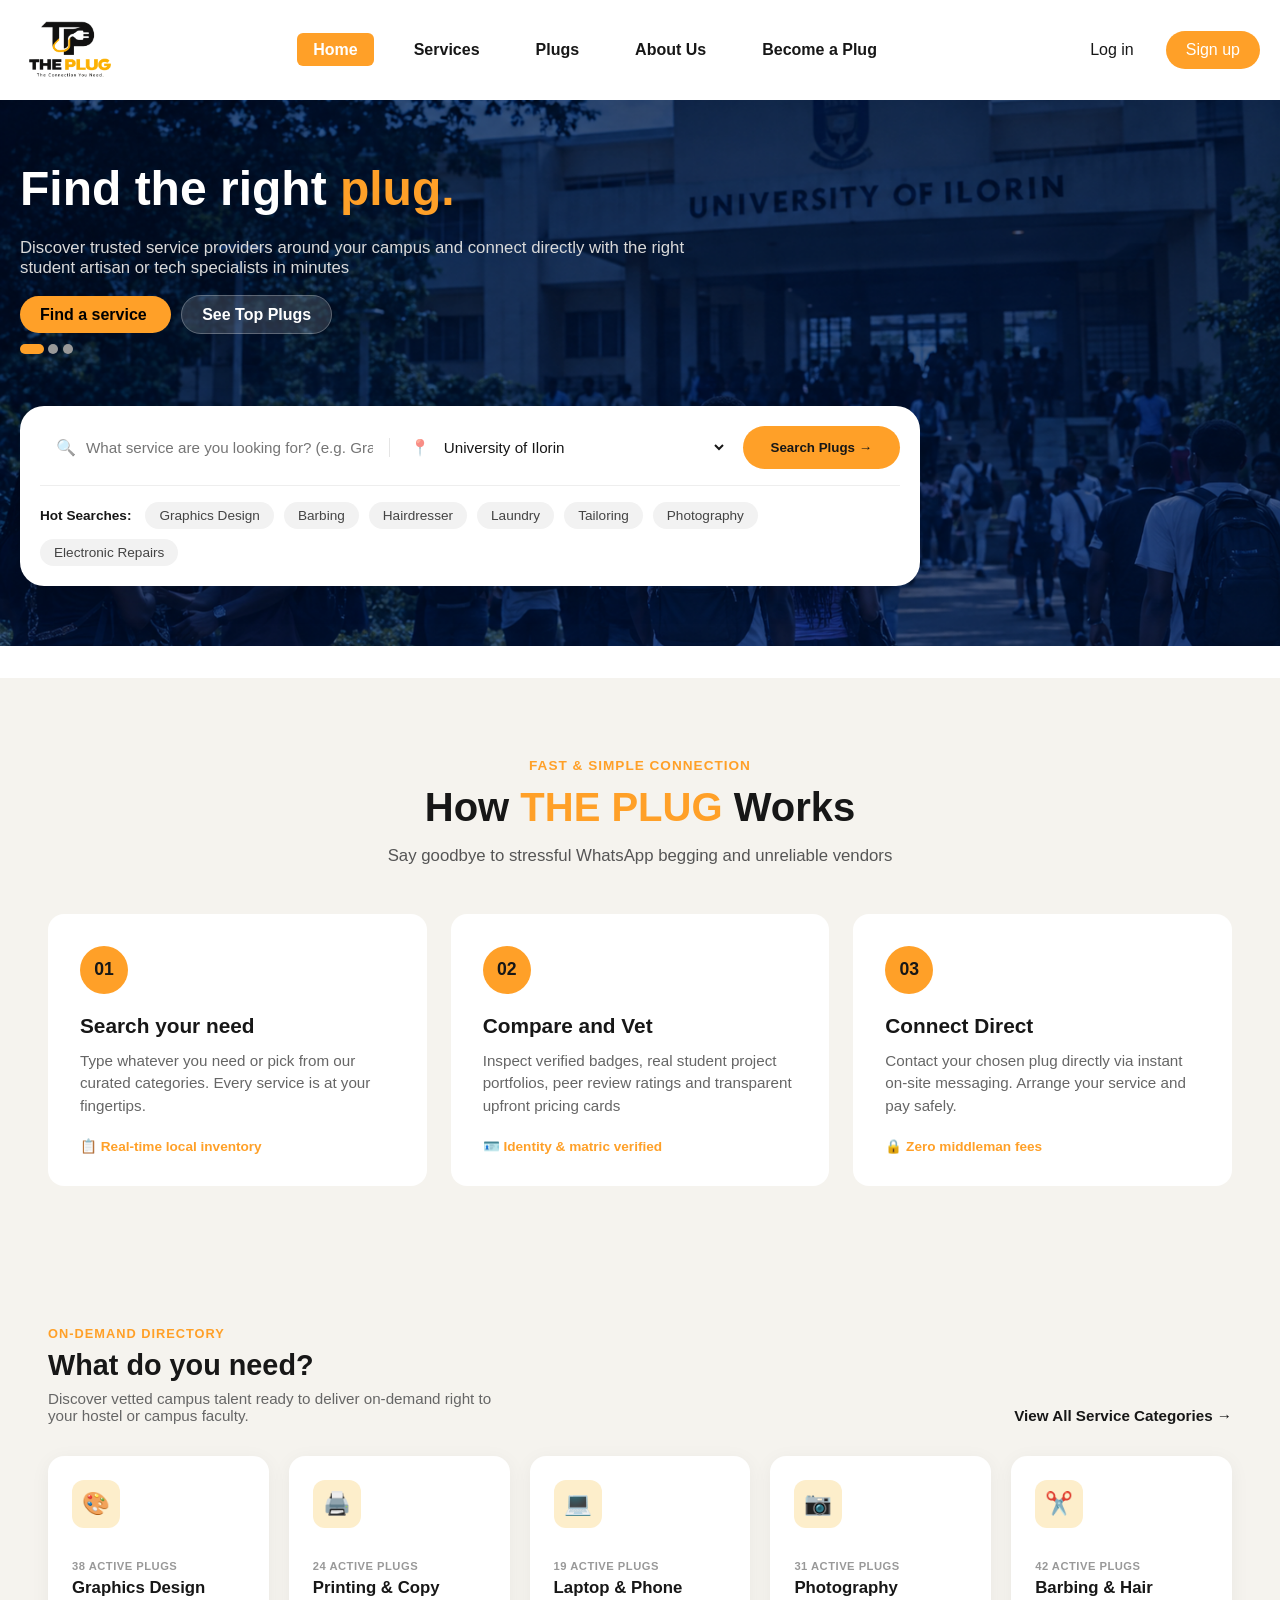
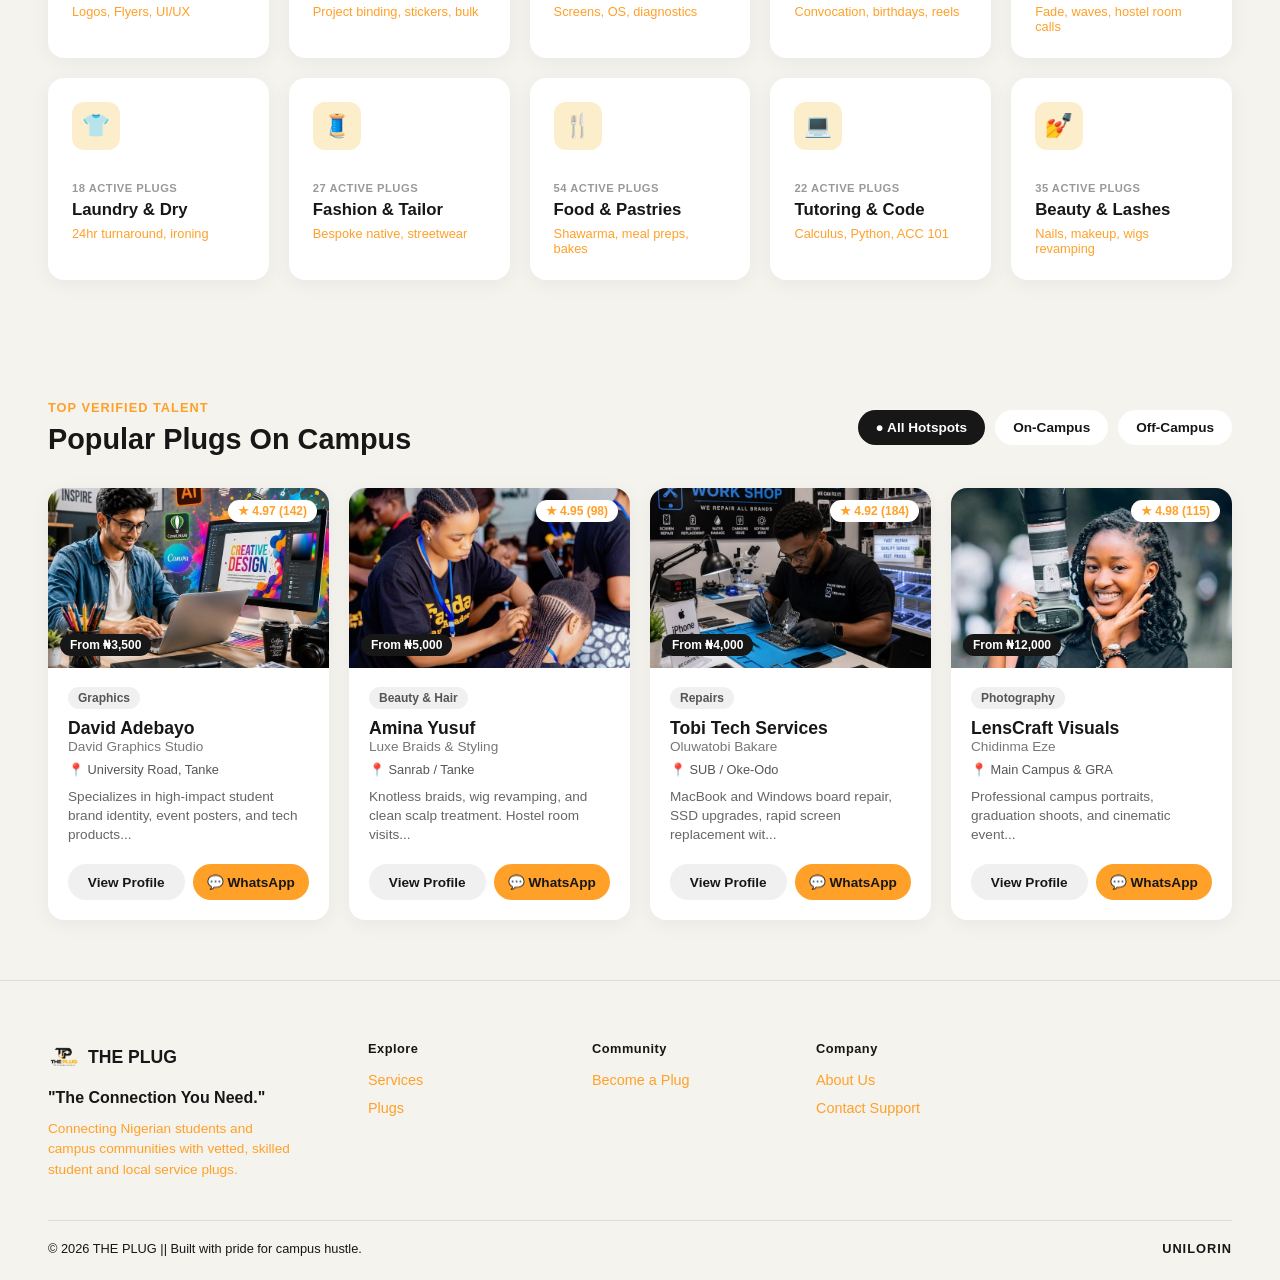
<file: index.html>
<!DOCTYPE html>
<html lang="en">
<head>
    <meta charset="UTF-8">
    <meta name="viewport" content="width=device-width, initial-scale=1.0">
    <title>My Project</title>
    <link rel="stylesheet" href="./index.css">
</head>
<body>
    <header>
      <!-- NAVBAR -->
        <nav class="navbar">
          <img src="./images/home pictures/Logo.png" alt="">

          <div class="nav-links-wrapper" id="navLinksWrapper">
              <ul>
                  <li><a href="index.html">Home</a></li>
                  <li><a href="services.html">Services</a></li>
                  <li><a href="plugs.html">Plugs</a></li>
                  <li><a href="about.html">About Us</a></li>
                  <li><a href="become_plug.html">Become a Plug</a></li>
                  <li class="mobile-only-link"><a href="login.html">Log in</a></li>
                  <li class="mobile-only-link"><a href="sign_up.html" class="mobile-signup">Sign up</a></li>
              </ul>
          </div>

          <div class="button desktop-only">
              <a href="login.html" class="log-in">Log in</a>
              <a href="sign_up.html" class="sign-up">Sign up</a>
          </div>

          <img class="icon-menu" id="hamburgerIcon" src="./images/home pictures/icon-hamburger.svg" alt="">
          <img  class="icon-close" src="./images/home pictures/icon-close.svg" alt="">
        </nav>

        <div class="nav-overlay" id="navOverlay"></div>
    </header>
    <main>
      <!-- FIRST SLIDE -->
      <div class="main-left">
        <div class="slides">
          <!-- Slide 1 -->
           <div class="slide active">
             <h1>Find the right <span class="highlight">plug.</span></h1>
             <p>Discover trusted service providers around your campus and connect directly with the right student artisan or tech specialists in minutes</p>
             <a href="services.html" class="btn-explore">Find a service </a>
             <a href="#" class="see-top-plugs">See Top Plugs</a>
           </div>

           <!-- Slide 2 -->
            <div class="slide">
              <h1>Need a service? <span class="highlight">We've got you.</span></h1>
              <p>From fast printing and branding to MacBook screen fixes, bespoke native tailoring, makeup, and rush laundry.</p>
              <a href="services.html" class="btn-explore">Explore Services</a>
            </div>

            <!-- Slide 3 -->
            <div class="slide">
             <h1>Got a Skill? <span class="highlight">Become the Plug</span></h1>
             <p>Put your craft directly in front of 25,000+ campus students seeking high quality, peer-reviewed solutions today</p>
             <a href="#" class="btn-explore">Become a Plug</a>
            </div>
        </div>
        <div class="slide-dots">
          <span class="dot active" data-slide="0"></span>
          <span class="dot" data-slide="1"></span>
          <span class="dot" data-slide="2"></span>
        </div>
      </div>

      <div class="search-bar">
       <div class="search-container">
          <div class="search-input">
           <span class="icon-search">🔍</span>
           <input type="text" placeholder="What service are you looking for? (e.g. Graphics, Phone repair, Braids)">
          </div>
          <div class="location-input">
           <span class="icon-location">📍</span>
           <select name="location" id="location">
             <option value="">University of Ilorin</option>
             <option value="off-campus">Off Campus</option>
             <option value="on-campus">On Campus</option>
            </select>
          </div>
          <button class="search-btn">Search Plugs →</button>
        </div>
        <div class="hot-searches">
         <span>Hot Searches:</span>
         <a href="#">Graphics Design</a>
         <a href="#">Barbing</a>
         <a href="#">Hairdresser</a>
         <a href="#">Laundry</a>
         <a href="#">Tailoring</a>
         <a href="#">Photography</a>
         <a href="#">Electronic Repairs</a>
        </div>
      </div>
    </main>

    <!-- HOW THE PLUG WORKS -->
    <section class="about">
      <div class="top-about">
       <p class="tag">FAST & SIMPLE CONNECTION</p>
       <h2>How <span class="highlight">THE PLUG</span> Works</h2>
       <p class="subtext">Say goodbye to stressful WhatsApp begging and unreliable vendors</p>
      </div>
      <div class="about-details">
        <div class="step-card">
          <div class="step-number">01</div>
          <h3>Search your need</h3>
          <p>Type whatever you need or pick from our curated categories. Every service is at your fingertips.</p>
          <span class="step-tag">📋 Real-time local inventory</span>
        </div>
        <div class="step-card">
          <div class="step-number">02</div>
          <h3>Compare and Vet</h3>
          <p>Inspect verified badges, real student project portfolios, peer review ratings and transparent upfront pricing cards</p>
          <span class="step-tag">🪪 Identity & matric verified</span>
        </div>
        <div class="step-card">
          <div class="step-number">03</div>
          <h3>Connect Direct</h3>
          <p>Contact your chosen plug directly via instant on-site messaging. Arrange your service and pay safely.</p>
          <span class="step-tag">🔒 Zero middleman fees</span>
        </div>
     </div>
    </section>

    <!-- SERVICES -->
    <section class="categories">
      <div class="categories-header">
        <div class="categories-heading">
         <p class="tag">ON-DEMAND DIRECTORY</p>
         <h2>What do you need?</h2>
         <p class="subtext">Discover vetted campus talent ready to deliver on-demand right to your hostel or campus faculty.</p>
        </div>
        <a href="services.html" class="view-all">View All Service Categories →</a>
      </div>

      <div class="categories-grid">

        <div class="category-card">
          <div class="category-icon">🎨</div>
          <span class="active-count">38 ACTIVE PLUGS</span>
          <h3>Graphics Design</h3>
          <p>Logos, Flyers, UI/UX</p>
        </div>

        <div class="category-card">
         <div class="category-icon">🖨️</div>
         <span class="active-count">24 ACTIVE PLUGS</span>
         <h3>Printing & Copy</h3>
         <p>Project binding, stickers, bulk</p>
        </div>

        <div class="category-card">
         <div class="category-icon">💻</div>
         <span class="active-count">19 ACTIVE PLUGS</span>
         <h3>Laptop & Phone</h3>
         <p>Screens, OS, diagnostics</p>
        </div>

        <div class="category-card">
         <div class="category-icon">📷</div>
         <span class="active-count">31 ACTIVE PLUGS</span>
         <h3>Photography</h3>
         <p>Convocation, birthdays, reels</p>
        </div>

        <div class="category-card">
         <div class="category-icon">✂️</div>
         <span class="active-count">42 ACTIVE PLUGS</span>
         <h3>Barbing & Hair</h3>
         <p>Fade, waves, hostel room calls</p>
        </div>

        <div class="category-card">
         <div class="category-icon">👕</div>
         <span class="active-count">18 ACTIVE PLUGS</span>
         <h3>Laundry & Dry</h3>
         <p>24hr turnaround, ironing</p>
        </div>

        <div class="category-card">
         <div class="category-icon">🧵</div>
         <span class="active-count">27 ACTIVE PLUGS</span>
         <h3>Fashion & Tailor</h3>
         <p>Bespoke native, streetwear</p>
        </div>

        <div class="category-card">
         <div class="category-icon">🍴</div>
         <span class="active-count">54 ACTIVE PLUGS</span>
         <h3>Food & Pastries</h3>
         <p>Shawarma, meal preps, bakes</p>
        </div>

        <div class="category-card">
         <div class="category-icon">💻</div>
         <span class="active-count">22 ACTIVE PLUGS</span>
         <h3>Tutoring & Code</h3>
         <p>Calculus, Python, ACC 101</p>
        </div>

        <div class="category-card">
         <div class="category-icon">💅</div>
         <span class="active-count">35 ACTIVE PLUGS</span>
         <h3>Beauty & Lashes</h3>
         <p>Nails, makeup, wigs revamping</p>
        </div>

      </div>
    </section>

    <!-- POPULAR PLUGS HEADER-->
    <section class="popular-plugs">
      <div class="plugs-header">
        <div class="plugs-heading">
         <p class="tag">TOP VERIFIED TALENT</p>
         <h2>Popular Plugs On Campus</h2>
        </div>
        <div class="hotspot-filters">
         <button class="filter active">● All Hotspots</button>
         <button class="filter">On-Campus</button>
         <button class="filter">Off-Campus</button>
        </div>
      </div>
     <!-- THE CARDS -->
      <div class="plugs-grid">

        <div class="plug-card">
          <div class="plug-image">
           <img src="./images/home pictures/Custom Web Development & AI Solutions.jpg" alt="David Adebayo">
           <span class="rating">★ 4.97 (142)</span>
           <span class="price">From ₦3,500</span>
          </div>
          <div class="plug-info">
           <span class="category">Graphics</span>
           <h3>David Adebayo</h3>
           <p class="business-name">David Graphics Studio</p>
           <p class="location">📍 University Road, Tanke</p>
           <p class="description">Specializes in high-impact student brand identity, event posters, and tech products...</p>
            <div class="plug-actions">
             <button class="btn-view">View Profile</button>
             <button class="btn-whatsapp">💬 WhatsApp</button>
            </div>
          </div>
        </div>

        <div class="plug-card">
          <div class="plug-image">
           <img src="./images/home pictures/Kusuka Yeboyebo.jpg" alt="Amina Yusuf">
           <span class="rating">★ 4.95 (98)</span>
           <span class="price">From ₦5,000</span>
          </div>
          <div class="plug-info">
           <span class="category">Beauty & Hair</span>
           <h3>Amina Yusuf</h3>
           <p class="business-name">Luxe Braids & Styling</p>
           <p class="location">📍 Sanrab / Tanke</p>
           <p class="description">Knotless braids, wig revamping, and clean scalp treatment. Hostel room visits...</p>
            <div class="plug-actions">
             <button class="btn-view">View Profile</button>
             <button class="btn-whatsapp">💬 WhatsApp</button>
            </div>
          </div>
        </div>

        <div class="plug-card">
          <div class="plug-image">
           <img src="./images/home pictures/Tech Repair.jpg" alt="Tobi Bakare">
           <span class="rating">★ 4.92 (184)</span>
           <span class="price">From ₦4,000</span>
          </div>
          <div class="plug-info">
           <span class="category">Repairs</span>
           <h3>Tobi Tech Services</h3>
           <p class="business-name">Oluwatobi Bakare</p>
           <p class="location">📍 SUB / Oke-Odo</p>
           <p class="description">MacBook and Windows board repair, SSD upgrades, rapid screen replacement wit...</p>
            <div class="plug-actions">
             <button class="btn-view">View Profile</button>
             <button class="btn-whatsapp">💬 WhatsApp</button>
            </div>
          </div>
        </div>

        <div class="plug-card">
          <div class="plug-image">
           <img src="./images/home pictures/Photographer.jpg" alt="Chidinma Eze">
           <span class="rating">★ 4.98 (115)</span>
           <span class="price">From ₦12,000</span>
          </div>
          <div class="plug-info">
           <span class="category">Photography</span>
           <h3>LensCraft Visuals</h3>
           <p class="business-name">Chidinma Eze</p>
           <p class="location">📍 Main Campus & GRA</p>
           <p class="description">Professional campus portraits, graduation shoots, and cinematic event...</p>
            <div class="plug-actions">
             <button class="btn-view">View Profile</button>
             <button class="btn-whatsapp">💬 WhatsApp</button>
            </div>
          </div>
        </div>
      </div>
    </section>

    <footer class="footer">
      <div class="footer-top">
        <div class="footer-brand">
          <div class="footer-logo">
           <img src="./images/home pictures/Logo.png" alt="The Plug">
           <span>THE PLUG</span>
          </div>
         <p class="footer-tagline">"The Connection You Need."</p>
         <p class="footer-desc">Connecting Nigerian students and campus communities with vetted, skilled student and local service plugs.</p>
        </div>
  
        <div class="footer-links">
         <h4>Explore</h4>
         <a href="services.html">Services</a>
         <a href="plugs.html">Plugs</a>
        </div>
  
        <div class="footer-links">
         <h4>Community</h4>
         <a href="become_plug.html">Become a Plug</a>
        </div>
  
        <div class="footer-links">
         <h4>Company</h4>
         <a href="about.html">About Us</a>
         <a href="#">Contact Support</a>
        </div>
      </div>
  
      <div class="footer-bottom">
       <p>© 2026 THE PLUG || Built with pride for campus hustle.</p>
       <p class="footer-location">UNILORIN</p>
      </div>
    </footer>
    <script src="./index.js"></script>
</body>
</html>
</file>
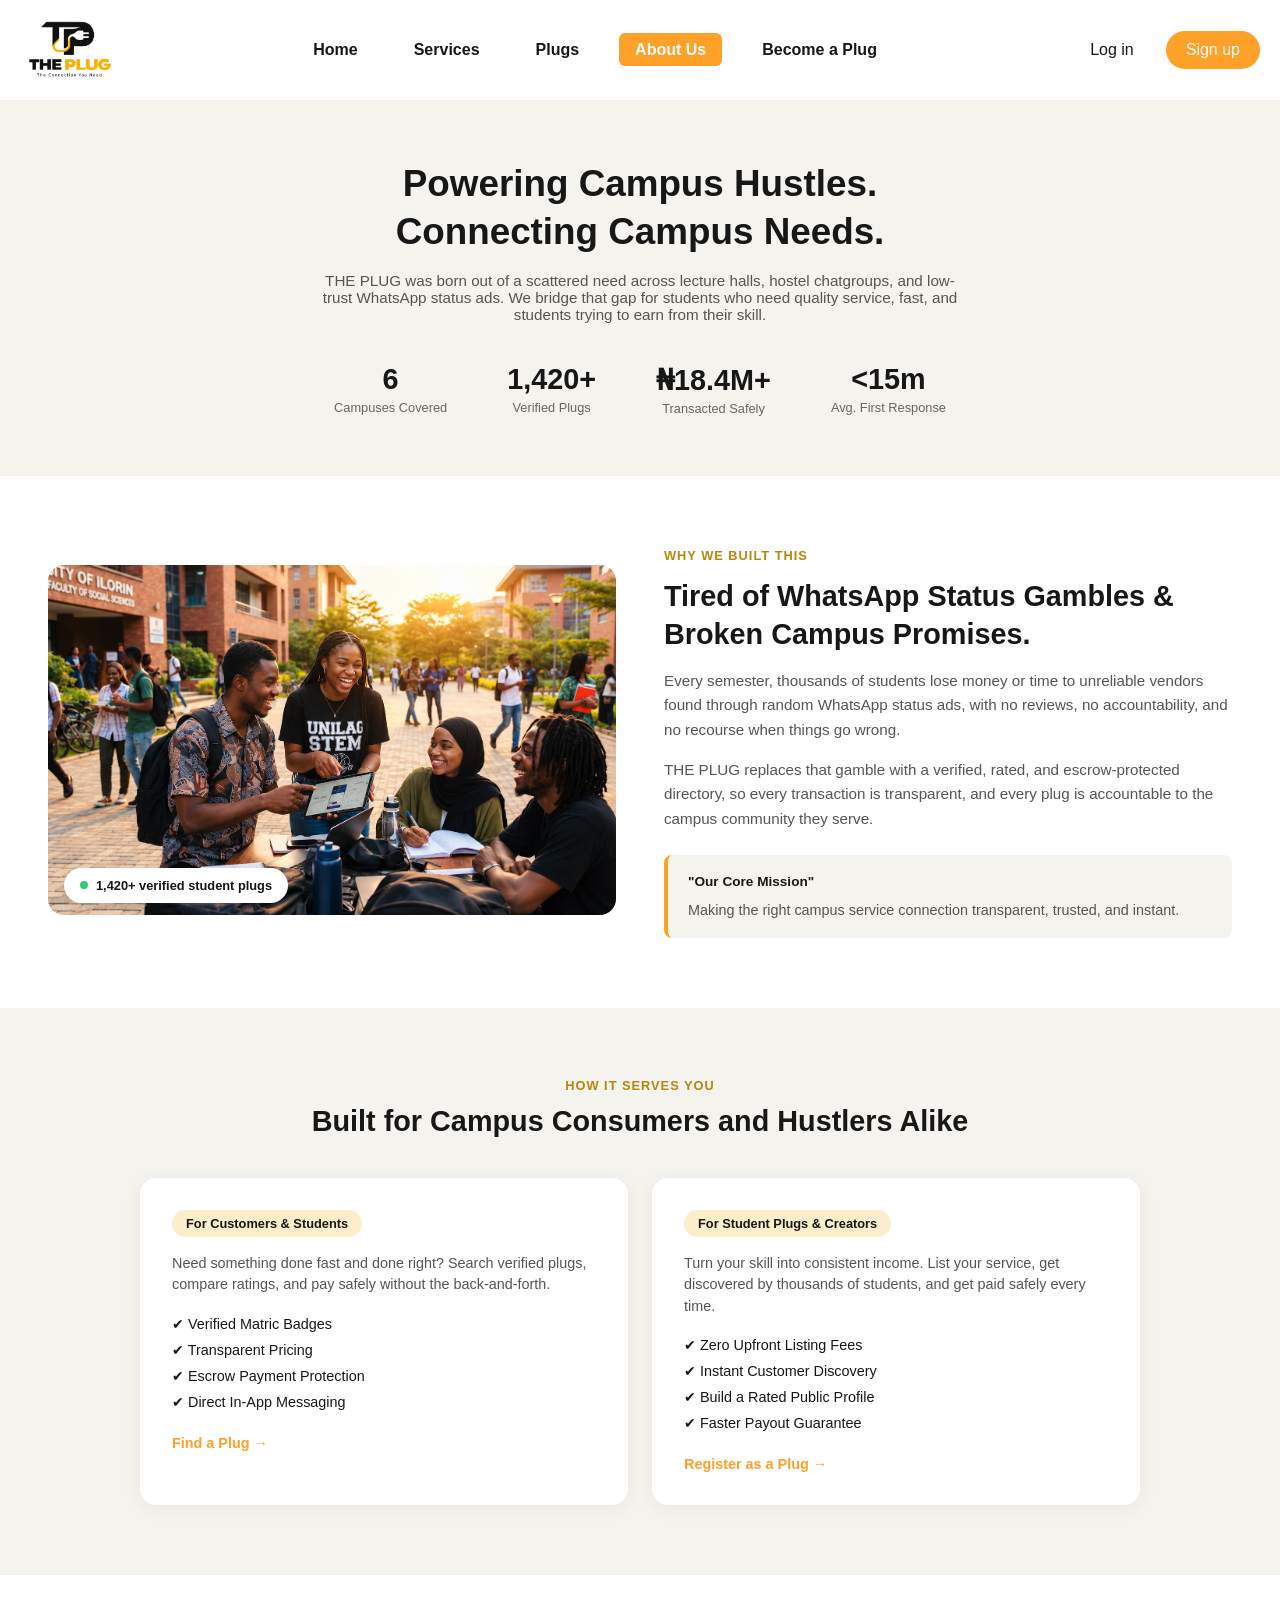
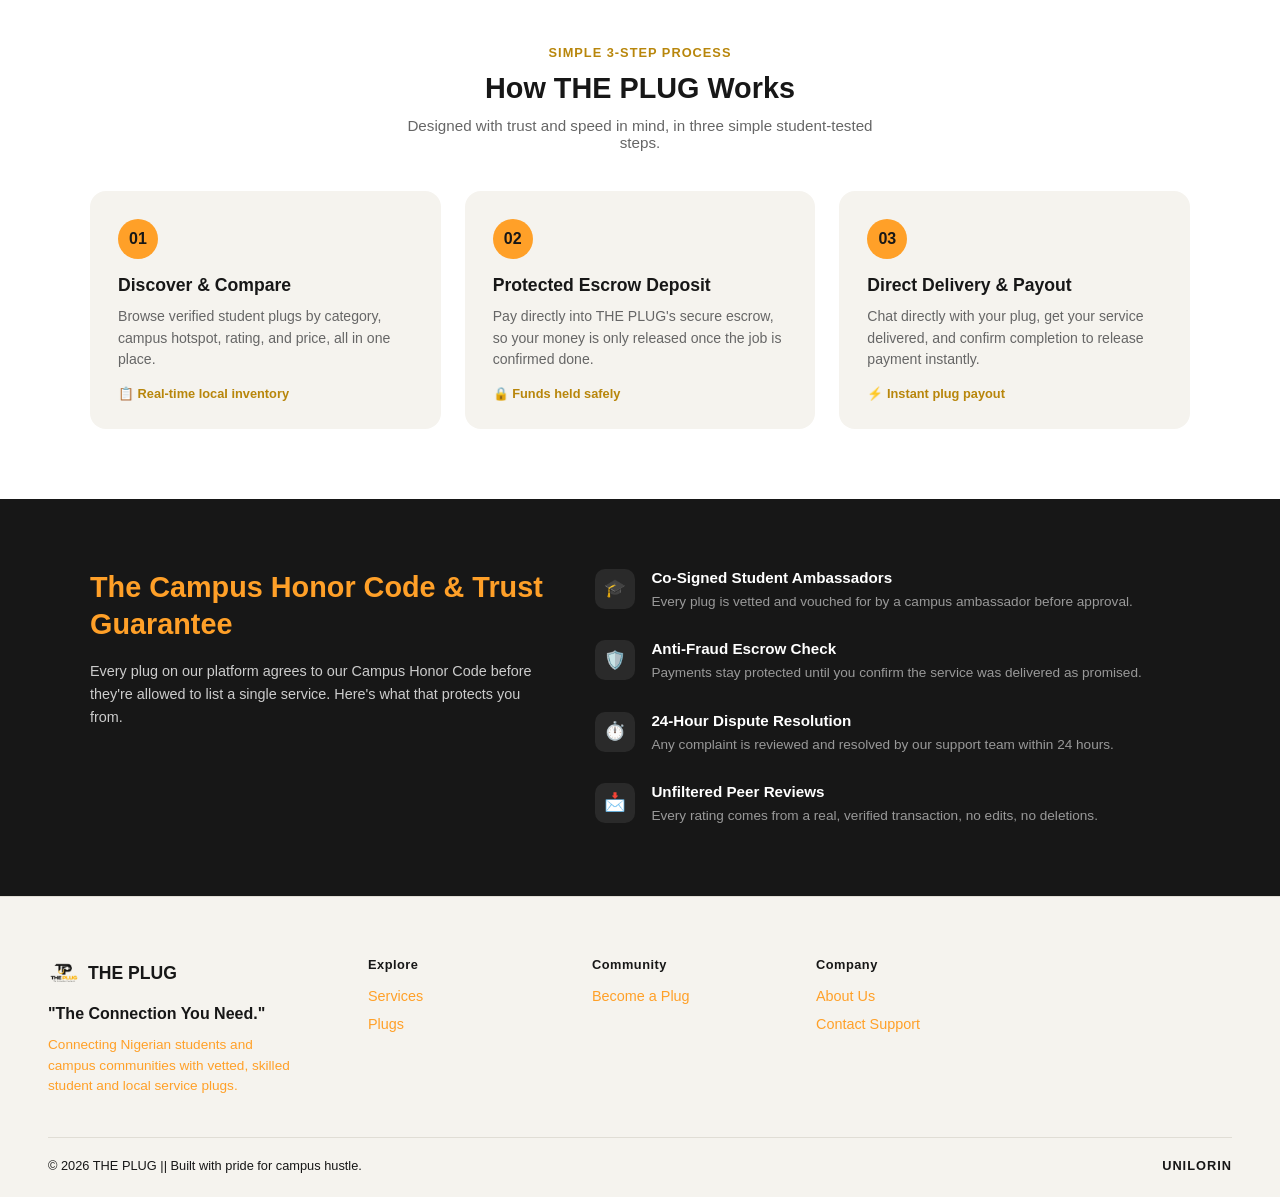
<file: about.html>
<!DOCTYPE html>
<html lang="en">
<head>
    <meta charset="UTF-8">
    <meta name="viewport" content="width=device-width, initial-scale=1.0">
    <link rel="stylesheet" href="./about.css">
    <title>About Us</title>
</head>
<body>
    <header>
         <nav class="navbar">
          <img src="./images/home pictures/Logo.png" alt="">

          <div class="nav-links-wrapper" id="navLinksWrapper">
              <ul>
                  <li><a href="index.html">Home</a></li>
                  <li><a href="services.html">Services</a></li>
                  <li><a href="plugs.html">Plugs</a></li>
                  <li><a href="about.html">About Us</a></li>
                  <li><a href="become_plug.html">Become a Plug</a></li>
                  <li class="mobile-only-link"><a href="login.html">Log in</a></li>
                  <li class="mobile-only-link"><a href="sign_up.html" class="mobile-signup">Sign up</a></li>
              </ul>
          </div>

          <div class="button desktop-only">
              <a href="login.html" class="log-in">Log in</a>
              <a href="sign_up.html" class="sign-up">Sign up</a>
          </div>

          <img class="icon-menu" id="hamburgerIcon" src="./images/home pictures/icon-hamburger.svg" alt="">
          <img  class="icon-close" src="./images/home pictures/icon-close.svg" alt="">
        </nav>

        <div class="nav-overlay" id="navOverlay"></div>
    </header>

    <!-- HERO + STATS -->
    <section class="about-hero">
        <h1>Powering Campus Hustles.<br>Connecting Campus Needs.</h1>
        <p class="subtext">THE PLUG was born out of a scattered need across lecture halls, hostel chatgroups, and low-trust WhatsApp status ads. We bridge that gap for students who need quality service, fast, and students trying to earn from their skill.</p>

        <div class="about-stats">
            <div class="stat-box">
                <h3>6</h3>
                <p>Campuses Covered</p>
            </div>
            <div class="stat-box">
                <h3>1,420+</h3>
                <p>Verified Plugs</p>
            </div>
            <div class="stat-box">
                <h3>₦18.4M+</h3>
                <p>Transacted Safely</p>
            </div>
            <div class="stat-box">
                <h3>&lt;15m</h3>
                <p>Avg. First Response</p>
            </div>
        </div>
    </section>

    <!-- MISSION / PHOTO SECTION -->
    <section class="about-mission">
        <div class="mission-image">
            <img src="./images/About pictures/reach out.png" alt="Students on campus">
            <div class="mission-badge">
                <span class="mission-badge-dot"></span>
                1,420+ verified student plugs
            </div>
        </div>

        <div class="mission-text">
            <p class="tag">WHY WE BUILT THIS</p>
            <h2>Tired of WhatsApp Status Gambles & Broken Campus Promises.</h2>
            <p>Every semester, thousands of students lose money or time to unreliable vendors found through random WhatsApp status ads, with no reviews, no accountability, and no recourse when things go wrong.</p>
            <p>THE PLUG replaces that gamble with a verified, rated, and escrow-protected directory, so every transaction is transparent, and every plug is accountable to the campus community they serve.</p>

            <div class="mission-quote">
                <p>"Our Core Mission"</p>
                <p>Making the right campus service connection transparent, trusted, and instant.</p>
            </div>
        </div>
    </section>

    <!-- FOR CUSTOMERS / FOR PLUGS -->
    <section class="about-built-for">
        <p class="tag center">HOW IT SERVES YOU</p>
        <h2>Built for Campus Consumers and Hustlers Alike</h2>

        <div class="built-for-grid">
            <div class="built-for-card">
                <span class="built-for-tag">For Customers & Students</span>
                <p class="built-for-desc">Need something done fast and done right? Search verified plugs, compare ratings, and pay safely without the back-and-forth.</p>
                <ul class="built-for-list">
                    <li>✔ Verified Matric Badges</li>
                    <li>✔ Transparent Pricing</li>
                    <li>✔ Escrow Payment Protection</li>
                    <li>✔ Direct In-App Messaging</li>
                </ul>
                <a href="plugs.html" class="built-for-link">Find a Plug →</a>
            </div>

            <div class="built-for-card">
                <span class="built-for-tag">For Student Plugs & Creators</span>
                <p class="built-for-desc">Turn your skill into consistent income. List your service, get discovered by thousands of students, and get paid safely every time.</p>
                <ul class="built-for-list">
                    <li>✔ Zero Upfront Listing Fees</li>
                    <li>✔ Instant Customer Discovery</li>
                    <li>✔ Build a Rated Public Profile</li>
                    <li>✔ Faster Payout Guarantee</li>
                </ul>
                <a href="#" class="built-for-link">Register as a Plug →</a>
            </div>
        </div>
    </section>

    <!-- HOW THE PLUG WORKS -->
<!-- HOW THE PLUG WORKS -->
<section class="about-how-it-works">
    <p class="tag center">SIMPLE 3-STEP PROCESS</p>
    <h2>How THE PLUG Works</h2>
    <p class="subtext center">Designed with trust and speed in mind, in three simple student-tested steps.</p>

    <div class="how-it-works-grid">
        <div class="how-step-card">
            <div class="how-step-number">01</div>
            <h3>Discover & Compare</h3>
            <p>Browse verified student plugs by category, campus hotspot, rating, and price, all in one place.</p>
            <span class="how-step-tag">📋 Real-time local inventory</span>
        </div>

        <div class="how-step-card">
            <div class="how-step-number">02</div>
            <h3>Protected Escrow Deposit</h3>
            <p>Pay directly into THE PLUG's secure escrow, so your money is only released once the job is confirmed done.</p>
            <span class="how-step-tag">🔒 Funds held safely</span>
        </div>

        <div class="how-step-card">
            <div class="how-step-number">03</div>
            <h3>Direct Delivery & Payout</h3>
            <p>Chat directly with your plug, get your service delivered, and confirm completion to release payment instantly.</p>
            <span class="how-step-tag">⚡ Instant plug payout</span>
        </div>
    </div>
</section>

<!-- TRUST & GUARANTEE -->
<section class="about-trust">
    <div class="trust-grid">
        <div class="trust-column">
            <h2 class="trust-heading">The Campus Honor Code & Trust Guarantee</h2>
            <p class="trust-desc">Every plug on our platform agrees to our Campus Honor Code before they're allowed to list a single service. Here's what that protects you from.</p>
        </div>

        <div class="trust-column">
            <div class="trust-item">
                <span class="trust-icon">🎓</span>
                <div>
                    <h4>Co-Signed Student Ambassadors</h4>
                    <p>Every plug is vetted and vouched for by a campus ambassador before approval.</p>
                </div>
            </div>

            <div class="trust-item">
                <span class="trust-icon">🛡️</span>
                <div>
                    <h4>Anti-Fraud Escrow Check</h4>
                    <p>Payments stay protected until you confirm the service was delivered as promised.</p>
                </div>
            </div>

            <div class="trust-item">
                <span class="trust-icon">⏱️</span>
                <div>
                    <h4>24-Hour Dispute Resolution</h4>
                    <p>Any complaint is reviewed and resolved by our support team within 24 hours.</p>
                </div>
            </div>

            <div class="trust-item">
                <span class="trust-icon">📩</span>
                <div>
                    <h4>Unfiltered Peer Reviews</h4>
                    <p>Every rating comes from a real, verified transaction, no edits, no deletions.</p>
                </div>
            </div>
        </div>
    </div>
</section>

     <footer class="footer">
      <div class="footer-top">
        <div class="footer-brand">
          <div class="footer-logo">
           <img src="./images/home pictures/Logo.png" alt="The Plug">
           <span>THE PLUG</span>
          </div>
         <p class="footer-tagline">"The Connection You Need."</p>
         <p class="footer-desc">Connecting Nigerian students and campus communities with vetted, skilled student and local service plugs.</p>
        </div>
  
        <div class="footer-links">
         <h4>Explore</h4>
         <a href="services.html">Services</a>
         <a href="plugs.html">Plugs</a>
        </div>
  
        <div class="footer-links">
         <h4>Community</h4>
         <a href="become_plug.html">Become a Plug</a>
        </div>
  
        <div class="footer-links">
         <h4>Company</h4>
         <a href="about.html">About Us</a>
         <a href="#">Contact Support</a>
        </div>
      </div>
  
      <div class="footer-bottom">
       <p>© 2026 THE PLUG || Built with pride for campus hustle.</p>
       <p class="footer-location">UNILORIN</p>
      </div>
    </footer>

    <script src="./index.js"></script>
</body>
</html>
</file>
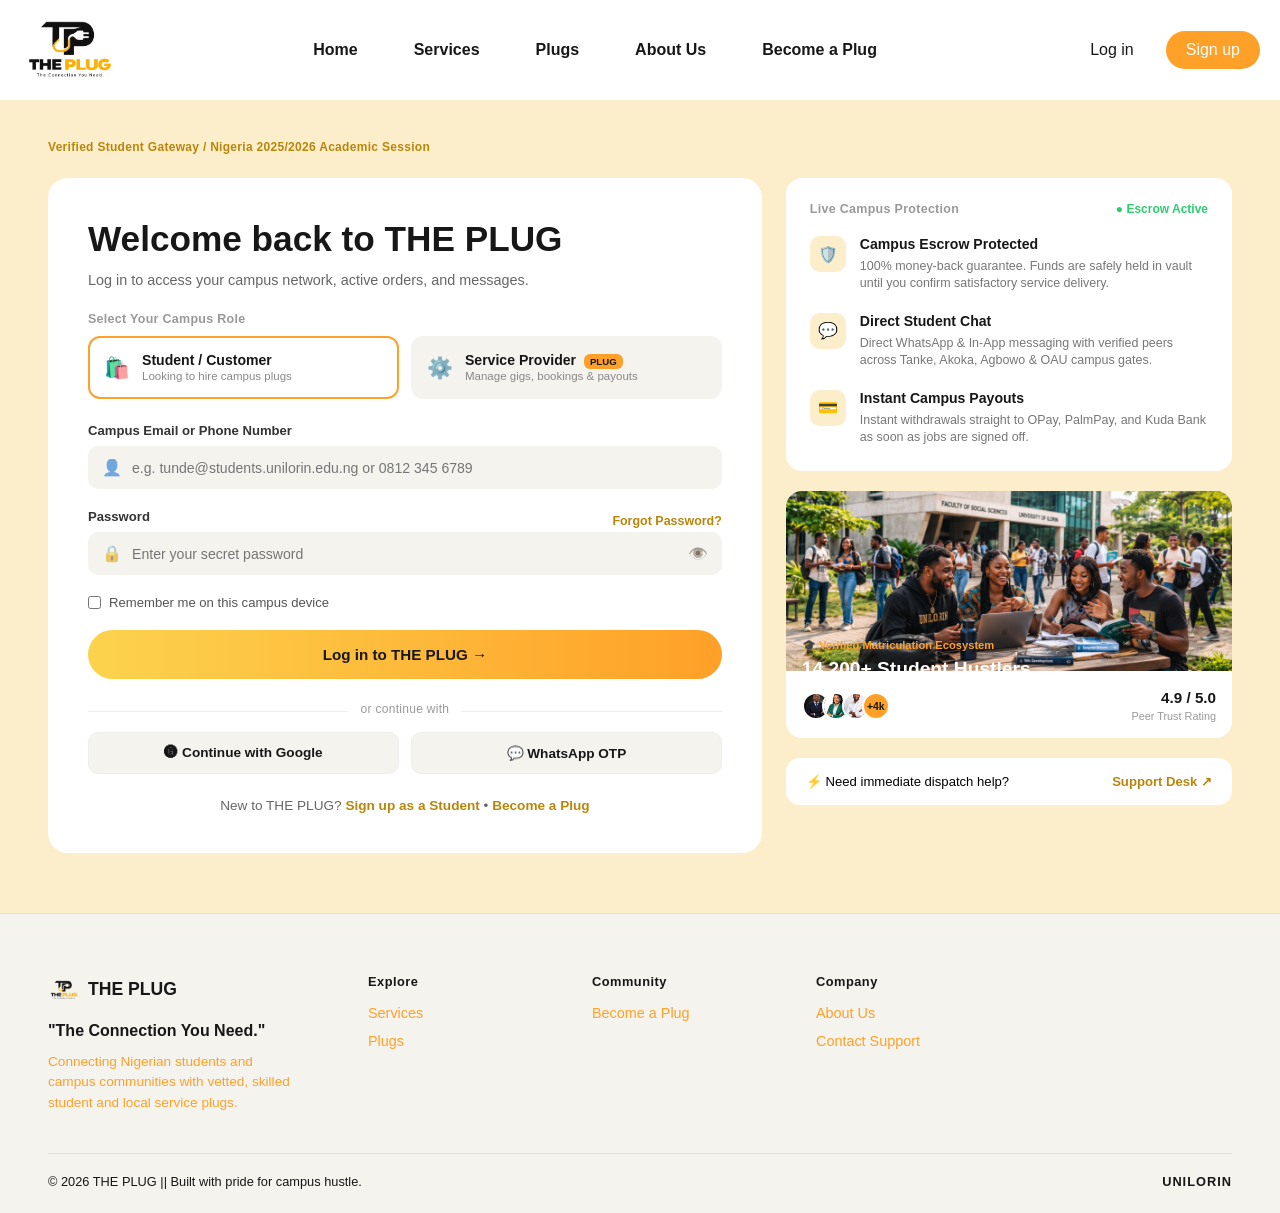
<file: login.html>
<!DOCTYPE html>
<html lang="en">
<head>
    <meta charset="UTF-8">
    <meta name="viewport" content="width=device-width, initial-scale=1.0">
    <link rel="stylesheet" href="./login.css">
    <title>Login</title>
</head>
<body>
    <header>
         <nav class="navbar">
          <img src="./images/home pictures/Logo.png" alt="">

          <div class="nav-links-wrapper" id="navLinksWrapper">
              <ul>
                  <li><a href="index.html">Home</a></li>
                  <li><a href="services.html">Services</a></li>
                  <li><a href="plugs.html">Plugs</a></li>
                  <li><a href="about.html">About Us</a></li>
                  <li><a href="become_plug.html">Become a Plug</a></li>
                  <li class="mobile-only-link"><a href="login.html">Log in</a></li>
                  <li class="mobile-only-link"><a href="sign_up.html" class="mobile-signup">Sign up</a></li>
              </ul>
          </div>

          <div class="button desktop-only">
              <a href="login.html" class="log-in">Log in</a>
              <a href="sign_up.html" class="sign-up">Sign up</a>
          </div>

          <img class="icon-menu" id="hamburgerIcon" src="./images/home pictures/icon-hamburger.svg" alt="">
          <img  class="icon-close" src="./images/home pictures/icon-close.svg" alt="">
        </nav>

        <div class="nav-overlay" id="navOverlay"></div>
    </header>

    <section class="auth-wrapper">
        <span class="auth-breadcrumb">Verified Student Gateway / Nigeria 2025/2026 Academic Session</span>

        <div class="auth-grid">

            <!-- LEFT: LOGIN FORM -->
            <div class="auth-form-card">
                <h1>Welcome back to THE PLUG</h1>
                <p class="auth-subtext">Log in to access your campus network, active orders, and messages.</p>

                <label class="auth-label">Select Your Campus Role</label>
                <div class="auth-role-toggle">
                    <button type="button" class="role-option active" data-role="student">
                        <span class="role-icon">🛍️</span>
                        <span class="role-text">
                            <strong>Student / Customer</strong>
                            <small>Looking to hire campus plugs</small>
                        </span>
                    </button>
                    <button type="button" class="role-option" data-role="provider">
                        <span class="role-icon">⚙️</span>
                        <span class="role-text">
                            <strong>Service Provider <span class="plug-tag">PLUG</span></strong>
                            <small>Manage gigs, bookings & payouts</small>
                        </span>
                    </button>
                </div>

                <form id="loginForm">
                    <div class="auth-field">
                        <label>Campus Email or Phone Number</label>
                        <div class="auth-input-wrap">
                            <span class="auth-icon">👤</span>
                            <input type="text" placeholder="e.g. tunde@students.unilorin.edu.ng or 0812 345 6789">
                        </div>
                    </div>

                    <div class="auth-field">
                        <div class="auth-label-row">
                            <label>Password</label>
                            <a href="#" class="forgot-link">Forgot Password?</a>
                        </div>
                        <div class="auth-input-wrap">
                            <span class="auth-icon">🔒</span>
                            <input type="password" id="passwordInput" placeholder="Enter your secret password">
                            <span class="toggle-password" id="togglePassword">👁️</span>
                        </div>
                    </div>

                    <label class="auth-checkbox-row">
                        <input type="checkbox">
                        Remember me on this campus device
                    </label>

                    <button type="submit" class="auth-submit-btn">Log in to THE PLUG →</button>
                </form>

                <div class="auth-divider"><span>or continue with</span></div>

                <div class="auth-social-row">
                    <button class="auth-social-btn">🅖 Continue with Google</button>
                    <button class="auth-social-btn">💬 WhatsApp OTP</button>
                </div>

                <p class="auth-footer-text">
                    New to THE PLUG?
                    <a href="sign_up.html">Sign up as a Student</a> •
                    <a href="become_plug.html">Become a Plug</a>
                </p>
            </div>

            <!-- RIGHT: SIDEBAR -->
            <div class="auth-sidebar">
                <div class="protection-card">
                    <div class="protection-header">
                        <span class="protection-label">Live Campus Protection</span>
                        <span class="protection-status">● Escrow Active</span>
                    </div>

                    <div class="protection-item">
                        <span class="protection-icon">🛡️</span>
                        <div>
                            <h4>Campus Escrow Protected</h4>
                            <p>100% money-back guarantee. Funds are safely held in vault until you confirm satisfactory service delivery.</p>
                        </div>
                    </div>

                    <div class="protection-item">
                        <span class="protection-icon">💬</span>
                        <div>
                            <h4>Direct Student Chat</h4>
                            <p>Direct WhatsApp & In-App messaging with verified peers across Tanke, Akoka, Agbowo & OAU campus gates.</p>
                        </div>
                    </div>

                    <div class="protection-item">
                        <span class="protection-icon">💳</span>
                        <div>
                            <h4>Instant Campus Payouts</h4>
                            <p>Instant withdrawals straight to OPay, PalmPay, and Kuda Bank as soon as jobs are signed off.</p>
                        </div>
                    </div>
                </div>

                <div class="hustlers-card">
                    <img src="./images/Login pictures/pic.png" alt="Student hustlers">
                    <div class="hustlers-overlay">
                        <span class="hustlers-tag">🎓 Verified Matriculation Ecosystem</span>
                        <h4>14,200+ Student Hustlers</h4>
                    </div>
                    <div class="hustlers-footer">
                        <div class="hustlers-avatars">
                            <img src="./images/Login pictures/avatar(1).jpg" alt="">
                            <img src="./images/Login pictures/avatar(2).jpg" alt="">
                            <img src="./images/Login pictures/avatar(3).jpg" alt="">
                            <span class="avatar-more">+4k</span>
                        </div>
                        <div class="hustlers-rating">
                            <strong>4.9 / 5.0</strong>
                            <span>Peer Trust Rating</span>
                        </div>
                    </div>
                </div>

                <div class="support-bar">
                    <span>⚡ Need immediate dispatch help?</span>
                    <a href="#">Support Desk ↗</a>
                </div>
            </div>

        </div>
    </section>

    <footer class="footer">
      <div class="footer-top">
        <div class="footer-brand">
          <div class="footer-logo">
           <img src="./images/home pictures/Logo.png" alt="The Plug">
           <span>THE PLUG</span>
          </div>
         <p class="footer-tagline">"The Connection You Need."</p>
         <p class="footer-desc">Connecting Nigerian students and campus communities with vetted, skilled student and local service plugs.</p>
        </div>
  
        <div class="footer-links">
         <h4>Explore</h4>
         <a href="services.html">Services</a>
         <a href="plugs.html">Plugs</a>
        </div>
  
        <div class="footer-links">
         <h4>Community</h4>
         <a href="become_plug.html">Become a Plug</a>
        </div>
  
        <div class="footer-links">
         <h4>Company</h4>
         <a href="about.html">About Us</a>
         <a href="#">Contact Support</a>
        </div>
      </div>
  
      <div class="footer-bottom">
       <p>© 2026 THE PLUG || Built with pride for campus hustle.</p>
       <p class="footer-location">UNILORIN</p>
      </div>
    </footer>

    <script src="./index.js"></script>
</body>
</html>
</file>
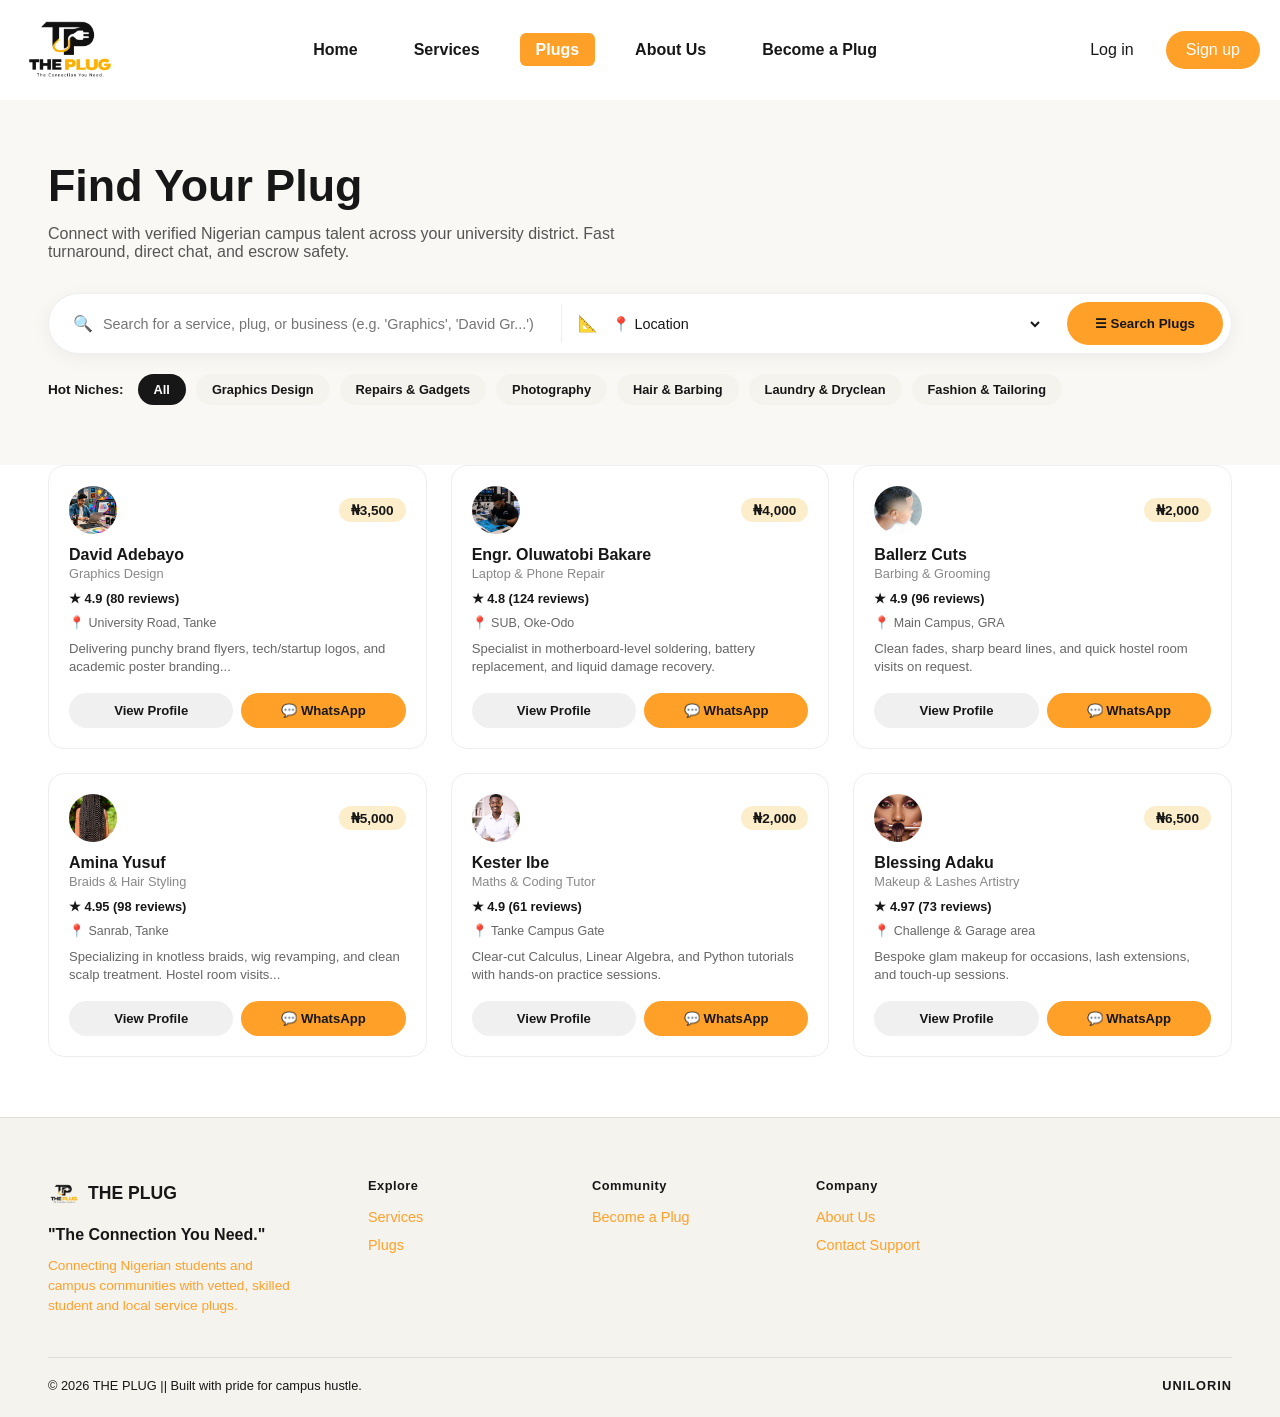
<file: plugs.html>
<!DOCTYPE html>
<html lang="en">
<head>
    <meta charset="UTF-8">
    <meta name="viewport" content="width=device-width, initial-scale=1.0">
    <link rel="stylesheet" href="./plugs.css">
    <title>Plugs</title>
</head>
<body>
    <header>
      <!-- NAVBAR -->
        <nav class="navbar">
          <img src="./images/home pictures/Logo.png" alt="">

          <div class="nav-links-wrapper" id="navLinksWrapper">
              <ul>
                  <li><a href="index.html">Home</a></li>
                  <li><a href="services.html">Services</a></li>
                  <li><a href="plugs.html">Plugs</a></li>
                  <li><a href="about.html">About Us</a></li>
                  <li><a href="become_plug.html">Become a Plug</a></li>
                  <li class="mobile-only-link"><a href="login.html">Log in</a></li>
                  <li class="mobile-only-link"><a href="sign_up.html" class="mobile-signup">Sign up</a></li>
              </ul>
          </div>

          <div class="button desktop-only">
              <a href="login.html" class="log-in">Log in</a>
              <a href="sign_up.html" class="sign-up">Sign up</a>
          </div>

          <img class="icon-menu" id="hamburgerIcon" src="./images/home pictures/icon-hamburger.svg" alt="">
          <img  class="icon-close" src="./images/home pictures/icon-close.svg" alt="">
        </nav>

        <div class="nav-overlay" id="navOverlay"></div>
    </header>
    
    <section class="plugs-hero">
        <h1>Find Your Plug</h1>
        <p class="subtext">Connect with verified Nigerian campus talent across your university district. Fast turnaround, direct chat, and escrow safety.</p>
  
        <div class="plugs-search-bar">
          <div class="search-input">
            <span class="icon-search">🔍</span>
            <input type="text" placeholder="Search for a service, plug, or business (e.g. 'Graphics', 'David Gr...')">
          </div>
          <div class="location-input">
            <span class="icon-location">📐</span>
            <select name="campus" id="campus">
              <option value="">📍 Location</option>
              <option value="">Off Campus</option>
              <option value="">On Campus</option>
            </select>
          </div>
          <button class="plugs-search-btn">☰ Search Plugs</button>
        </div>

        <div class="hot-niches">
          <span>Hot Niches:</span>
          <button class="niche-pill active">All</button>
          <button class="niche-pill">Graphics Design</button>
          <button class="niche-pill">Repairs & Gadgets</button>
          <button class="niche-pill">Photography</button>
          <button class="niche-pill">Hair & Barbing</button>
          <button class="niche-pill">Laundry & Dryclean</button>
          <button class="niche-pill">Fashion & Tailoring</button>
        </div>
    </section>

    <section class="plugs-grid-section">
  <div class="plugs-provider-grid">

    <!-- Graphics Design -->
    <div class="provider-card">
      <div class="provider-top">
        <img src="./images/home pictures/Custom Web Development & AI Solutions.jpg" alt="David Adebayo" class="provider-avatar">
        <span class="provider-price">₦3,500</span>
      </div>
      <h3>David Adebayo</h3>
      <p class="provider-tag">Graphics Design</p>
      <div class="provider-meta">
        <span class="provider-rating">★ 4.9 (80 reviews)</span>
      </div>
      <p class="provider-location">📍 University Road, Tanke</p>
      <p class="provider-desc">Delivering punchy brand flyers, tech/startup logos, and academic poster branding...</p>
      <div class="provider-actions">
        <button class="btn-view">View Profile</button>
        <button class="btn-whatsapp">💬 WhatsApp</button>
      </div>
    </div>

    <!-- Laptop/Phone Repair -->
    <div class="provider-card">
      <div class="provider-top">
        <img src="./images/home pictures/Tech Repair.jpg" alt="Engr. Oluwatobi Bakare" class="provider-avatar">
        <span class="provider-price">₦4,000</span>
      </div>
      <h3>Engr. Oluwatobi Bakare</h3>
      <p class="provider-tag">Laptop & Phone Repair</p>
      <div class="provider-meta">
        <span class="provider-rating">★ 4.8 (124 reviews)</span>
      </div>
      <p class="provider-location">📍 SUB, Oke-Odo</p>
      <p class="provider-desc">Specialist in motherboard-level soldering, battery replacement, and liquid damage recovery.</p>
      <div class="provider-actions">
        <button class="btn-view">View Profile</button>
        <button class="btn-whatsapp">💬 WhatsApp</button>
      </div>
    </div>

    <!-- Barbing -->
    <div class="provider-card">
      <div class="provider-top">
        <img src="./images/Plugs pics/Ballers CUTS.jpg" alt="Ballerz Cuts" class="provider-avatar">
        <span class="provider-price">₦2,000</span>
      </div>
      <h3>Ballerz Cuts</h3>
      <p class="provider-tag">Barbing & Grooming</p>
      <div class="provider-meta">
        <span class="provider-rating">★ 4.9 (96 reviews)</span>
      </div>
      <p class="provider-location">📍 Main Campus, GRA</p>
      <p class="provider-desc">Clean fades, sharp beard lines, and quick hostel room visits on request.</p>
      <div class="provider-actions">
        <button class="btn-view">View Profile</button>
        <button class="btn-whatsapp">💬 WhatsApp</button>
      </div>
    </div>

    <!-- Braids/Hair -->
    <div class="provider-card">
      <div class="provider-top">
        <img src="./images/Plugs pics/Amina Yusuf.jpg" alt="Amina Yusuf" class="provider-avatar">
        <span class="provider-price">₦5,000</span>
      </div>
      <h3>Amina Yusuf</h3>
      <p class="provider-tag">Braids & Hair Styling</p>
      <div class="provider-meta">
        <span class="provider-rating">★ 4.95 (98 reviews)</span>
      </div>
      <p class="provider-location">📍 Sanrab, Tanke</p>
      <p class="provider-desc">Specializing in knotless braids, wig revamping, and clean scalp treatment. Hostel room visits...</p>
      <div class="provider-actions">
        <button class="btn-view">View Profile</button>
        <button class="btn-whatsapp">💬 WhatsApp</button>
      </div>
    </div>

    <!-- Tutoring -->
    <div class="provider-card">
      <div class="provider-top">
        <img src="./images/Plugs pics/Kester Ibe" alt="Kester Ibe" class="provider-avatar">
        <span class="provider-price">₦2,000</span>
      </div>
      <h3>Kester Ibe</h3>
      <p class="provider-tag">Maths & Coding Tutor</p>
      <div class="provider-meta">
        <span class="provider-rating">★ 4.9 (61 reviews)</span>
      </div>
      <p class="provider-location">📍 Tanke Campus Gate</p>
      <p class="provider-desc">Clear-cut Calculus, Linear Algebra, and Python tutorials with hands-on practice sessions.</p>
      <div class="provider-actions">
        <button class="btn-view">View Profile</button>
        <button class="btn-whatsapp">💬 WhatsApp</button>
      </div>
    </div>

    <!-- Makeup/Lashes -->
    <div class="provider-card">
      <div class="provider-top">
        <img src="./images/Plugs pics/Blessing Adaku.jpg" alt="Blessing Adaku" class="provider-avatar">
        <span class="provider-price">₦6,500</span>
      </div>
      <h3>Blessing Adaku</h3>
      <p class="provider-tag">Makeup & Lashes Artistry</p>
      <div class="provider-meta">
        <span class="provider-rating">★ 4.97 (73 reviews)</span>
      </div>
      <p class="provider-location">📍 Challenge & Garage area</p>
      <p class="provider-desc">Bespoke glam makeup for occasions, lash extensions, and touch-up sessions.</p>
      <div class="provider-actions">
        <button class="btn-view">View Profile</button>
        <button class="btn-whatsapp">💬 WhatsApp</button>
      </div>
    </div>

  </div>
</section>

     <footer class="footer">
      <div class="footer-top">
        <div class="footer-brand">
          <div class="footer-logo">
           <img src="./images/home pictures/Logo.png" alt="The Plug">
           <span>THE PLUG</span>
          </div>
         <p class="footer-tagline">"The Connection You Need."</p>
         <p class="footer-desc">Connecting Nigerian students and campus communities with vetted, skilled student and local service plugs.</p>
        </div>
  
        <div class="footer-links">
         <h4>Explore</h4>
         <a href="services.html">Services</a>
         <a href="plugs.html">Plugs</a>
        </div>
  
        <div class="footer-links">
         <h4>Community</h4>
         <a href="become_plug.html">Become a Plug</a>
        </div>
  
        <div class="footer-links">
         <h4>Company</h4>
         <a href="about.html">About Us</a>
         <a href="#">Contact Support</a>
        </div>
      </div>
  
      <div class="footer-bottom">
       <p>© 2026 THE PLUG || Built with pride for campus hustle.</p>
       <p class="footer-location">UNILORIN</p>
      </div>
    </footer>
    

  <script src="./index.js"></script>  
</body>
</html>
</file>
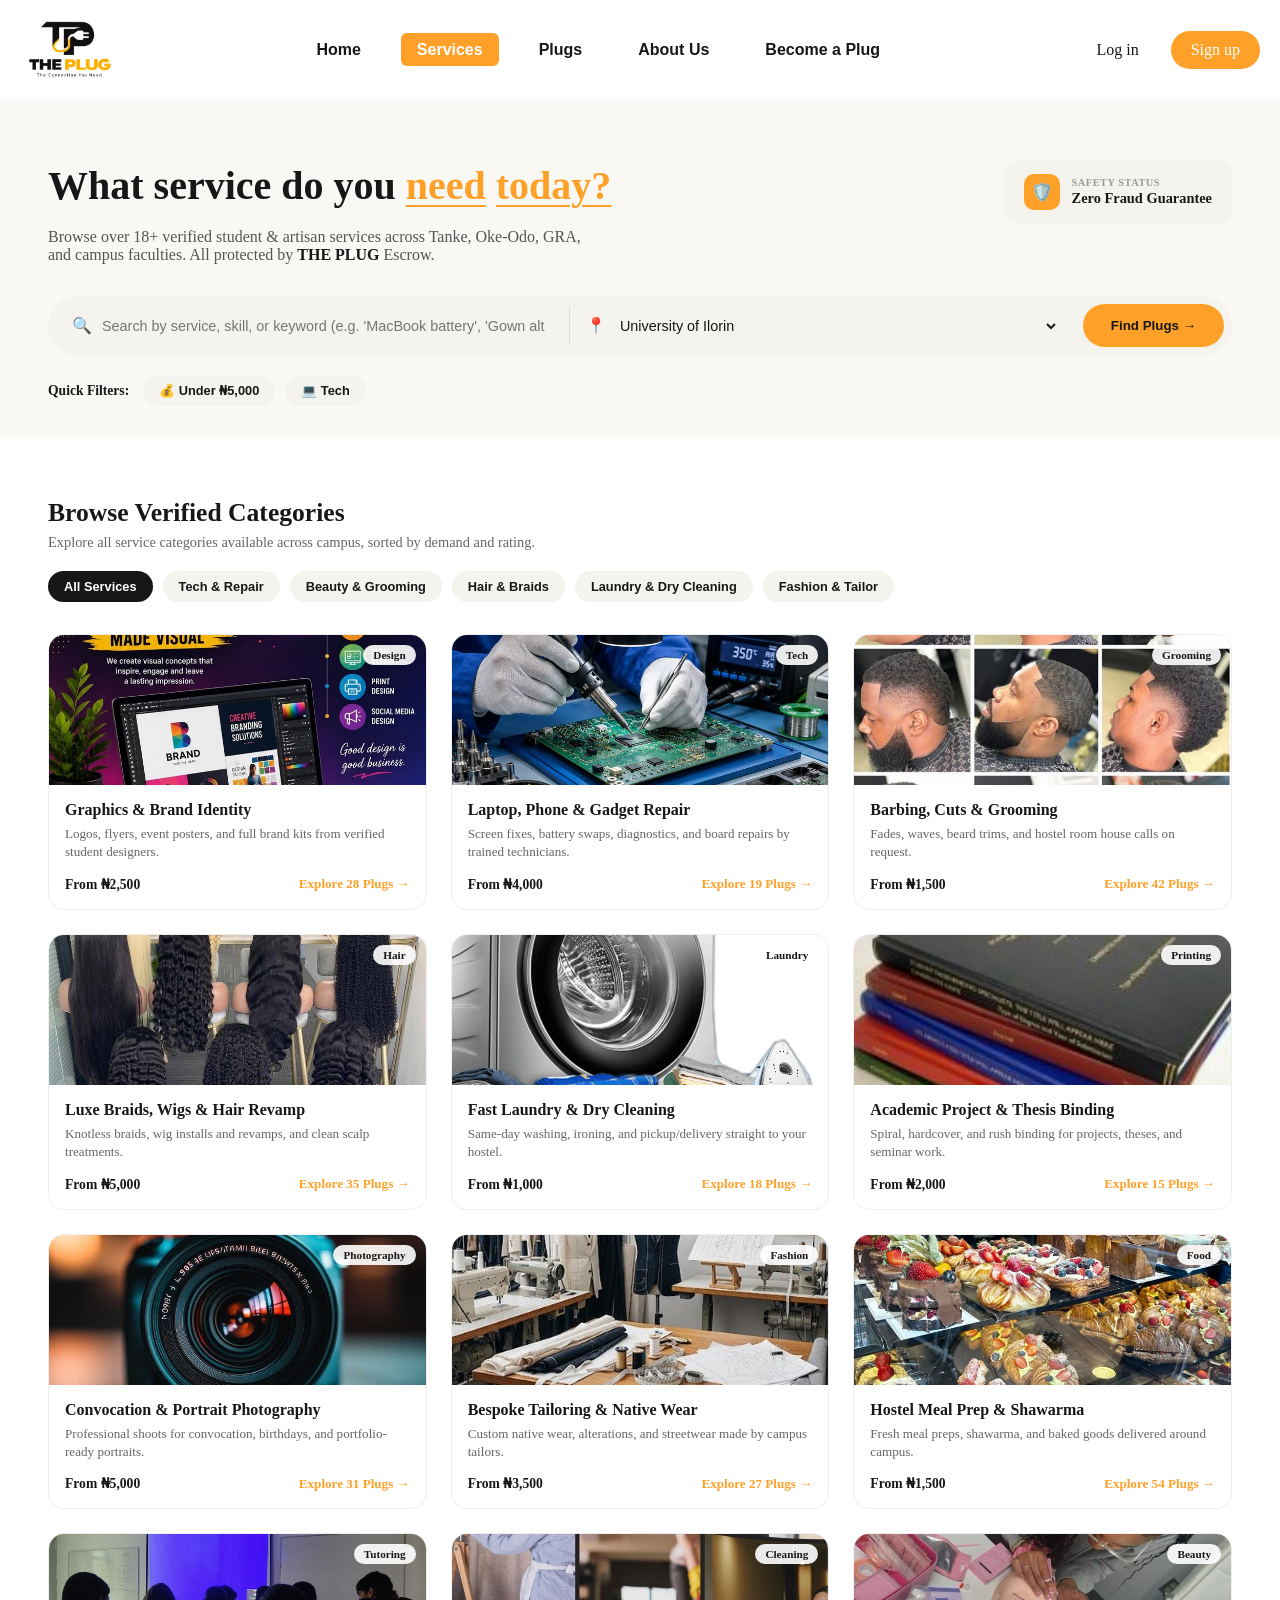
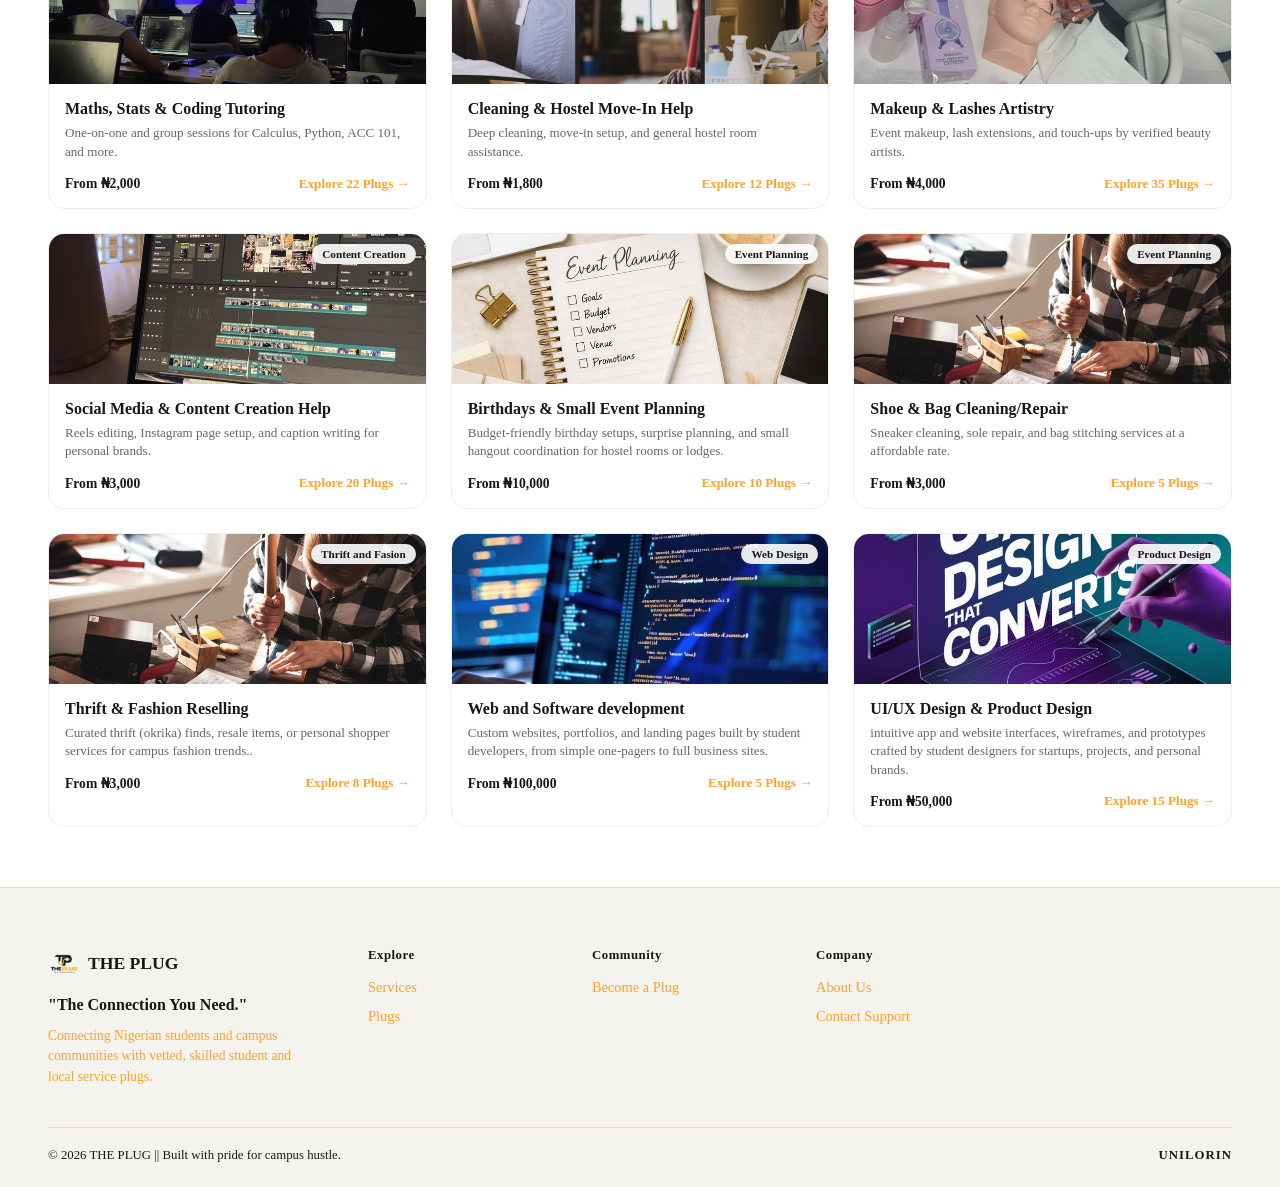
<file: services.html>
<!DOCTYPE html>
<html lang="en">
<head>
    <meta charset="UTF-8">
    <meta name="viewport" content="width=device-width, initial-scale=1.0">
    <link rel="stylesheet" href="./services.css">
    <title>Services</title>
</head>
<body>
    <header>
      <!-- NAVBAR -->
        <nav class="navbar">
          <img src="./images/home pictures/Logo.png" alt="">

          <div class="nav-links-wrapper" id="navLinksWrapper">
              <ul>
                  <li><a href="index.html">Home</a></li>
                  <li><a href="services.html">Services</a></li>
                  <li><a href="plugs.html">Plugs</a></li>
                  <li><a href="about.html">About Us</a></li>
                  <li><a href="become_plug.html">Become a Plug</a></li>
                  <li class="mobile-only-link"><a href="login.html">Log in</a></li>
                  <li class="mobile-only-link"><a href="sign_up.html" class="mobile-signup">Sign up</a></li>
              </ul>
          </div>

          <div class="button desktop-only">
              <a href="login.html" class="log-in">Log in</a>
              <a href="sign_up.html" class="sign-up">Sign up</a>
          </div>

          <img class="icon-menu" id="hamburgerIcon" src="./images/home pictures/icon-hamburger.svg" alt="">
          <img  class="icon-close" src="./images/home pictures/icon-close.svg" alt="">
        </nav>

        <div class="nav-overlay" id="navOverlay"></div>
    </header>

    <!-- FIRST SECTION -->
    <section class="services-hero">
        <div class="services-hero-top">
            <div class="services-heading">
             <h1>What service do you <span class="underline-highlight">need</span> <span class="underline-highlight">today?</span></h1>
             <p class="subtext">Browse over 18+ verified student & artisan services across Tanke, Oke-Odo, GRA, and campus faculties. All protected by <strong>THE PLUG</strong> Escrow.</p>
            </div>

            <div class="safety-badge">
                <div class="safety-icon">🛡️</div>
                <div class="safety-text">
                 <span class="safety-label">SAFETY STATUS</span>
                 <p>Zero Fraud Guarantee</p>
                </div>
            </div>
        </div>

        <div class="services-search-bar">
            <div class="search-input">
             <span class="icon-search">🔍</span>
             <input type="text" placeholder="Search by service, skill, or keyword (e.g. 'MacBook battery', 'Gown alter')">
            </div>
            <div class="location-input">
             <span class="icon-location">📍</span>
             <select name="location" id="location">
                <option value="">University of Ilorin</option>
                <option value="">Off Campus</option>
                <option value="">On Campus</option>
             </select>
            </div>
            <button class="find-plugs-btn">Find Plugs →</button>
        </div>

        <div class="quick-filters">
          <span>Quick Filters:</span>
          <button class="filter-pill">💰 Under ₦5,000</button>
          <button class="filter-pill">💻 Tech</button>
        </div>
    </section>

    <!-- SECOND SECTION -->
    <section class="browse-categories">
        <div class="browse-header">
         <h2>Browse Verified Categories</h2>
         <p class="subtext">Explore all service categories available across campus, sorted by demand and rating.</p>
        </div>

        <div class="browse-filters">
         <button class="browse-filter active">All Services</button>
         <button class="browse-filter">Tech & Repair</button>
         <button class="browse-filter">Beauty & Grooming</button>
         <button class="browse-filter">Hair & Braids</button>
         <button class="browse-filter">Laundry & Dry Cleaning</button>
         <button class="browse-filter">Fashion & Tailor</button>
        </div>

       <div class="browse-grid">
            <div class="category-browse-card">
                <div class="browse-img">
                 <img src="./images/Service pictures/Graphics Design.jpg" alt="Graphics & Brand Identity">
                 <span class="browse-tag">Design</span>
                </div>
                <div class="browse-info">
                 <h3>Graphics & Brand Identity</h3>
                 <p>Logos, flyers, event posters, and full brand kits from verified student designers.</p>
                    <div class="browse-meta">
                     <span class="browse-price">From ₦2,500</span>
                     <a href="#" class="browse-link">Explore 28 Plugs →</a>
                    </div>
                </div>
            </div>

            <div class="category-browse-card">
                <div class="browse-img">
                 <img src="./images/Service pictures/PCB Rework and Repair Service.jpg" alt="Laptop, Phone & Gadget Repair">
                 <span class="browse-tag">Tech</span>
                </div>
                <div class="browse-info">
                 <h3>Laptop, Phone & Gadget Repair</h3>
                 <p>Screen fixes, battery swaps, diagnostics, and board repairs by trained technicians.</p>
                    <div class="browse-meta">
                     <span class="browse-price">From ₦4,000</span>
                     <a href="#" class="browse-link">Explore 19 Plugs →</a>
                    </div>
                </div>
            </div>

            <div class="category-browse-card">
                <div class="browse-img">
                 <img src="./images/Service pictures/Barber Style Directory on Instagram_ “Precision is Key @fussthebarber”.jpg" alt="Barbing, Cuts & Grooming">
                 <span class="browse-tag">Grooming</span>
                </div>
                <div class="browse-info">
                 <h3>Barbing, Cuts & Grooming</h3>
                 <p>Fades, waves, beard trims, and hostel room house calls on request.</p>
                    <div class="browse-meta">
                     <span class="browse-price">From ₦1,500</span>
                     <a href="#" class="browse-link">Explore 42 Plugs →</a>
                    </div>
                </div>
            </div>

            <div class="category-browse-card">
                <div class="browse-img">
                 <img src="./images/Service pictures/Braids, Wigs" alt="Luxe Braids, Wigs & Hair Revamp">
                 <span class="browse-tag">Hair</span>
                </div>
                <div class="browse-info">
                 <h3>Luxe Braids, Wigs & Hair Revamp</h3>
                 <p>Knotless braids, wig installs and revamps, and clean scalp treatments.</p>
                    <div class="browse-meta">
                     <span class="browse-price">From ₦5,000</span>
                     <a href="#" class="browse-link">Explore 35 Plugs →</a>
                   </div>
                </div>
            </div>

            <div class="category-browse-card">
                <div class="browse-img">
                 <img src="./images/Service pictures/Laundry.jpg" alt="Fast Laundry & Dry Cleaning">
                 <span class="browse-tag">Laundry</span>
                </div>
                <div class="browse-info">
                 <h3>Fast Laundry & Dry Cleaning</h3>
                 <p>Same-day washing, ironing, and pickup/delivery straight to your hostel.</p>
                    <div class="browse-meta">
                     <span class="browse-price">From ₦1,000</span>
                     <a href="#" class="browse-link">Explore 18 Plugs →</a>
                    </div>
                </div>
            </div>

            <div class="category-browse-card">
                <div class="browse-img">
                 <img src="./images/Service pictures/Thesis Binding.jpg" alt="Academic Project & Thesis Binding">
                 <span class="browse-tag">Printing</span>
                </div>
                <div class="browse-info">
                 <h3>Academic Project & Thesis Binding</h3>
                 <p>Spiral, hardcover, and rush binding for projects, theses, and seminar work.</p>
                    <div class="browse-meta">
                     <span class="browse-price">From ₦2,000</span>
                     <a href="#" class="browse-link">Explore 15 Plugs →</a>
                    </div>
                </div>
            </div>

            <div class="category-browse-card">
                <div class="browse-img">
                 <img src="./images/Service pictures/Photography.jpg" alt="Convocation & Portrait Photography">
                 <span class="browse-tag">Photography</span>
                </div>
                <div class="browse-info">
                 <h3>Convocation & Portrait Photography</h3>
                 <p>Professional shoots for convocation, birthdays, and portfolio-ready portraits.</p>
                    <div class="browse-meta">
                     <span class="browse-price">From ₦5,000</span>
                     <a href="#" class="browse-link">Explore 31 Plugs →</a>
                    </div>
                </div>
            </div>

            <div class="category-browse-card">
                <div class="browse-img">
                 <img src="./images/Service pictures/Tailoring" alt="Bespoke Tailoring & Native Wear">
                 <span class="browse-tag">Fashion</span>
                </div>
                <div class="browse-info">
                 <h3>Bespoke Tailoring & Native Wear</h3>
                 <p>Custom native wear, alterations, and streetwear made by campus tailors.</p>
                    <div class="browse-meta">
                     <span class="browse-price">From ₦3,500</span>
                     <a href="#" class="browse-link">Explore 27 Plugs →</a>
                    </div>
                </div>
            </div>

            <div class="category-browse-card">
                <div class="browse-img">
                 <img src="./images/Service pictures/Pastries.jpg" alt="Hostel Meal Prep & Shawarma">
                 <span class="browse-tag">Food</span>
                </div>
                <div class="browse-info">
                 <h3>Hostel Meal Prep & Shawarma</h3>
                 <p>Fresh meal preps, shawarma, and baked goods delivered around campus.</p>
                    <div class="browse-meta">
                     <span class="browse-price">From ₦1,500</span>
                     <a href="#" class="browse-link">Explore 54 Plugs →</a>
                    </div>
                </div>
            </div>

            <div class="category-browse-card">
                <div class="browse-img">
                 <img src="./images/Service pictures/Tutoring.jpg" alt="Maths, Stats & Coding Tutoring">
                 <span class="browse-tag">Tutoring</span>
                </div>
                <div class="browse-info">
                 <h3>Maths, Stats & Coding Tutoring</h3>
                 <p>One-on-one and group sessions for Calculus, Python, ACC 101, and more.</p>
                    <div class="browse-meta">
                     <span class="browse-price">From ₦2,000</span>
                     <a href="#" class="browse-link">Explore 22 Plugs →</a>
                    </div>
                </div>
            </div>

            <div class="category-browse-card">
                <div class="browse-img">
                 <img src="./images/Service pictures/Assistance.jpg" alt="Cleaning & Hostel Move-In Help">
                 <span class="browse-tag">Cleaning</span>
                </div>
                <div class="browse-info">
                 <h3>Cleaning & Hostel Move-In Help</h3>
                 <p>Deep cleaning, move-in setup, and general hostel room assistance.</p>
                    <div class="browse-meta">
                     <span class="browse-price">From ₦1,800</span>
                     <a href="#" class="browse-link">Explore 12 Plugs →</a>
                    </div>
                </div>
            </div>

            <div class="category-browse-card">
                <div class="browse-img">
                 <img src="./images/Service pictures/Lash tech.jpg" alt="Makeup & Lashes Artistry">
                 <span class="browse-tag">Beauty</span>
                </div>
                <div class="browse-info">
                 <h3>Makeup & Lashes Artistry</h3>
                 <p>Event makeup, lash extensions, and touch-ups by verified beauty artists.</p>
                    <div class="browse-meta">
                     <span class="browse-price">From ₦4,000</span>
                     <a href="#" class="browse-link">Explore 35 Plugs →</a>
                    </div>
                </div>
            </div>

            <div class="category-browse-card">
                <div class="browse-img">
                 <img src="./images/Service pictures/Content.jpg" alt="Content Creation">
                 <span class="browse-tag">Content Creation</span>
                </div>
                <div class="browse-info">
                 <h3>Social Media & Content Creation Help</h3>
                 <p>Reels editing, Instagram page setup, and caption writing for personal brands.</p>
                    <div class="browse-meta">
                     <span class="browse-price">From ₦3,000</span>
                     <a href="#" class="browse-link">Explore 20 Plugs →</a>
                    </div>
                </div>
            </div>

            <div class="category-browse-card">
                <div class="browse-img">
                 <img src="./images/Service pictures/Event Planning" alt="Birthday & Small Event Planning">
                 <span class="browse-tag">Event Planning</span>
                </div>
                <div class="browse-info">
                 <h3>Birthdays & Small Event Planning</h3>
                 <p>Budget-friendly birthday setups, surprise planning, and small hangout coordination for hostel rooms or lodges.</p>
                    <div class="browse-meta">
                     <span class="browse-price">From ₦10,000</span>
                     <a href="#" class="browse-link">Explore 10 Plugs →</a>
                    </div>
                </div>
            </div>

            <div class="category-browse-card">
                <div class="browse-img">
                 <img src="./images/Service pictures/Bag repair.jpg" alt="Shoe & Bag Cleaning/Repair">
                 <span class="browse-tag">Event Planning</span>
                </div>
                <div class="browse-info">
                 <h3>Shoe & Bag Cleaning/Repair</h3>
                 <p>Sneaker cleaning, sole repair, and bag stitching services at a affordable rate.</p>
                    <div class="browse-meta">
                     <span class="browse-price">From ₦3,000</span>
                     <a href="#" class="browse-link">Explore 5 Plugs →</a>
                    </div>
                </div>
            </div>

            <div class="category-browse-card">
                <div class="browse-img">
                 <img src="./images/Service pictures/Bag repair.jpg" alt="Thrift & Fashion Reselling">
                 <span class="browse-tag">Thrift and Fasion</span>
                </div>
                <div class="browse-info">
                 <h3>Thrift & Fashion Reselling</h3>
                 <p>Curated thrift (okrika) finds, resale items, or personal shopper services for campus fashion trends..</p>
                    <div class="browse-meta">
                     <span class="browse-price">From ₦3,000</span>
                     <a href="#" class="browse-link">Explore 8 Plugs →</a>
                    </div>
                </div>
            </div>

            <div class="category-browse-card">
                <div class="browse-img">
                 <img src="./images/Service pictures/Wed dev.jpg" alt="Website Development">
                 <span class="browse-tag">Web Design</span>
                </div>
                <div class="browse-info">
                 <h3>Web and Software development</h3>
                 <p>Custom websites, portfolios, and landing pages built by student developers, from simple one-pagers to full business sites.</p>
                    <div class="browse-meta">
                     <span class="browse-price">From ₦100,000</span>
                     <a href="#" class="browse-link">Explore 5 Plugs →</a>
                    </div>
                </div>
            </div>

            <div class="category-browse-card">
                <div class="browse-img">
                 <img src="./images/Service pictures/UI.UX.jpg" alt="UI/UX Design & Product Design">
                 <span class="browse-tag">Product Design</span>
                </div>
                <div class="browse-info">
                 <h3>UI/UX Design & Product Design</h3>
                 <p>intuitive app and website interfaces, wireframes, and prototypes crafted by student designers for startups, projects, and personal brands.</p>
                    <div class="browse-meta">
                     <span class="browse-price">From ₦50,000</span>
                     <a href="#" class="browse-link">Explore 15 Plugs →</a>
                    </div>
                </div>
            </div>
        </div>
    </section>

     <footer class="footer">
      <div class="footer-top">
        <div class="footer-brand">
          <div class="footer-logo">
           <img src="./images/home pictures/Logo.png" alt="The Plug">
           <span>THE PLUG</span>
          </div>
         <p class="footer-tagline">"The Connection You Need."</p>
         <p class="footer-desc">Connecting Nigerian students and campus communities with vetted, skilled student and local service plugs.</p>
        </div>
  
        <div class="footer-links">
         <h4>Explore</h4>
         <a href="services.html">Services</a>
         <a href="plugs.html">Plugs</a>
        </div>
  
        <div class="footer-links">
         <h4>Community</h4>
         <a href="become_plug.html">Become a Plug</a>
        </div>
  
        <div class="footer-links">
         <h4>Company</h4>
         <a href="about.html">About Us</a>
         <a href="#">Contact Support</a>
        </div>
      </div>
  
      <div class="footer-bottom">
       <p>© 2026 THE PLUG || Built with pride for campus hustle.</p>
       <p class="footer-location">UNILORIN</p>
      </div>
    </footer>
    <script src="./index.js"></script>
</body>
</html>
</file>
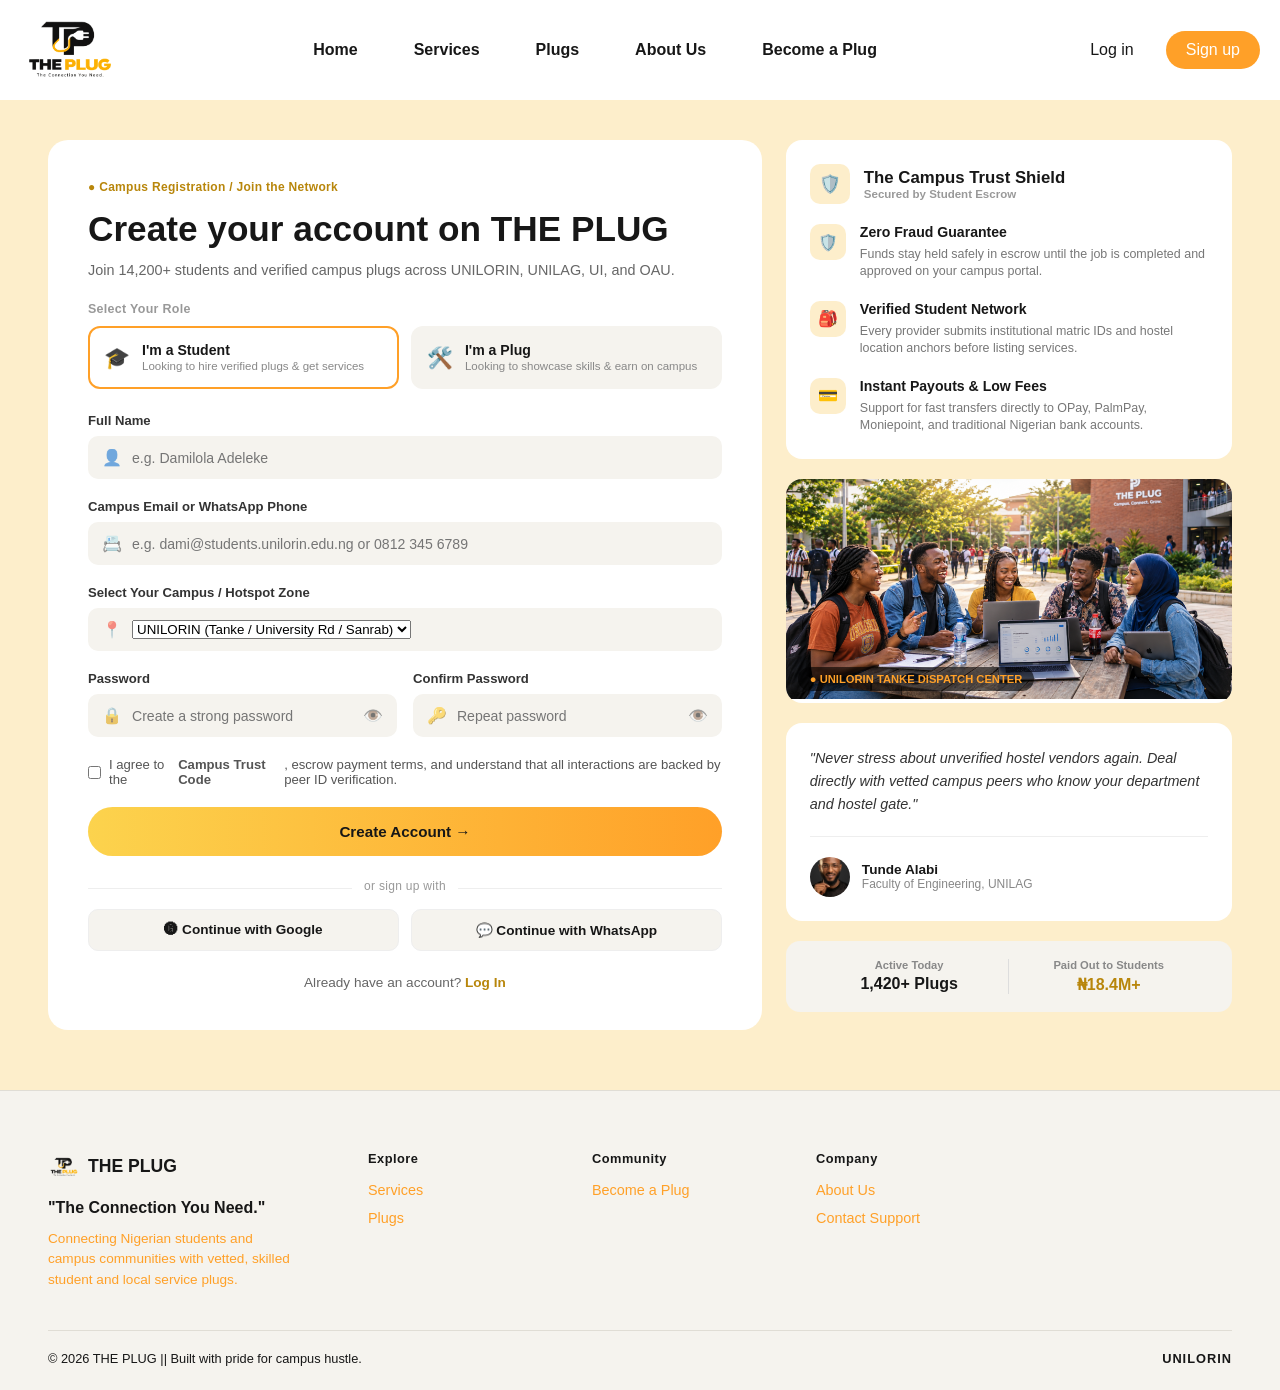
<file: sign_up.html>
<!DOCTYPE html>
<html lang="en">
<head>
    <meta charset="UTF-8">
    <meta name="viewport" content="width=device-width, initial-scale=1.0">
    <link rel="stylesheet" href="./login.css">
    <title>Sign Up</title>
</head>
<body>
    <header>
         <nav class="navbar">
          <img src="./images/home pictures/Logo.png" alt="">

          <div class="nav-links-wrapper" id="navLinksWrapper">
              <ul>
                  <li><a href="index.html">Home</a></li>
                  <li><a href="services.html">Services</a></li>
                  <li><a href="plugs.html">Plugs</a></li>
                  <li><a href="about.html">About Us</a></li>
                  <li><a href="become_plug.html">Become a Plug</a></li>
                  <li class="mobile-only-link"><a href="login.html">Log in</a></li>
                  <li class="mobile-only-link"><a href="sign_up.html" class="mobile-signup">Sign up</a></li>
              </ul>
          </div>

          <div class="button desktop-only">
              <a href="login.html" class="log-in">Log in</a>
              <a href="sign_up.html" class="sign-up">Sign up</a>
          </div>

          <img class="icon-menu" id="hamburgerIcon" src="./images/home pictures/icon-hamburger.svg" alt="">
          <img  class="icon-close" src="./images/home pictures/icon-close.svg" alt="">
        </nav>

        <div class="nav-overlay" id="navOverlay"></div>
    </header>

    <section class="auth-wrapper signup-wrapper">
        <div class="auth-grid">

            <!-- LEFT: SIGNUP FORM -->
            <div class="auth-form-card">
                <span class="signup-tag">● Campus Registration / Join the Network</span>
                <h1>Create your account on THE PLUG</h1>
                <p class="auth-subtext">Join 14,200+ students and verified campus plugs across UNILORIN, UNILAG, UI, and OAU.</p>

                <label class="auth-label">Select Your Role</label>
                <div class="auth-role-toggle">
                    <button type="button" class="role-option active" data-role="student">
                        <span class="role-icon">🎓</span>
                        <span class="role-text">
                            <strong>I'm a Student</strong>
                            <small>Looking to hire verified plugs & get services</small>
                        </span>
                    </button>
                    <button type="button" class="role-option" data-role="plug">
                        <span class="role-icon">🛠️</span>
                        <span class="role-text">
                            <strong>I'm a Plug</strong>
                            <small>Looking to showcase skills & earn on campus</small>
                        </span>
                    </button>
                </div>

                <form id="signupForm">
                    <div class="auth-field">
                        <label>Full Name</label>
                        <div class="auth-input-wrap">
                            <span class="auth-icon">👤</span>
                            <input type="text" placeholder="e.g. Damilola Adeleke">
                        </div>
                    </div>

                    <div class="auth-field">
                        <label>Campus Email or WhatsApp Phone</label>
                        <div class="auth-input-wrap">
                            <span class="auth-icon">📇</span>
                            <input type="text" placeholder="e.g. dami@students.unilorin.edu.ng or 0812 345 6789">
                        </div>
                    </div>

                    <div class="auth-field">
                        <label>Select Your Campus / Hotspot Zone</label>
                        <div class="auth-input-wrap">
                            <span class="auth-icon">📍</span>
                            <select>
                                <option>UNILORIN (Tanke / University Rd / Sanrab)</option>
                                <option>UNILAG (Akoka / Yaba)</option>
                                <option>UI (Agbowo / Sabo)</option>
                                <option>OAU (Ile-Ife)</option>
                            </select>
                        </div>
                    </div>

                    <div class="bp-row-2">
                        <div class="auth-field">
                            <label>Password</label>
                            <div class="auth-input-wrap">
                                <span class="auth-icon">🔒</span>
                                <input type="password" id="signupPassword" placeholder="Create a strong password">
                                <span class="toggle-password" id="toggleSignupPassword">👁️</span>
                            </div>
                        </div>
                        <div class="auth-field">
                            <label>Confirm Password</label>
                            <div class="auth-input-wrap">
                                <span class="auth-icon">🔑</span>
                                <input type="password" id="confirmPassword" placeholder="Repeat password">
                                <span class="toggle-password" id="toggleConfirmPassword">👁️</span>
                            </div>
                        </div>
                    </div>

                    <label class="auth-checkbox-row">
                        <input type="checkbox" required>
                        I agree to the <strong>Campus Trust Code</strong>, escrow payment terms, and understand that all interactions are backed by peer ID verification.
                    </label>

                    <button type="submit" class="auth-submit-btn">Create Account →</button>
                </form>

                <div class="auth-divider"><span>or sign up with</span></div>

                <div class="auth-social-row">
                    <button class="auth-social-btn">🅖 Continue with Google</button>
                    <button class="auth-social-btn">💬 Continue with WhatsApp</button>
                </div>

                <p class="auth-footer-text">
                    Already have an account? <a href="login.html">Log In</a>
                </p>
            </div>

            <!-- RIGHT: SIDEBAR -->
            <div class="auth-sidebar">
                <div class="protection-card">
                    <div class="trust-shield-header">
                        <span class="trust-shield-icon">🛡️</span>
                        <div>
                            <h3>The Campus Trust Shield</h3>
                            <p class="trust-shield-sub">Secured by Student Escrow</p>
                        </div>
                    </div>

                    <div class="protection-item">
                        <span class="protection-icon">🛡️</span>
                        <div>
                            <h4>Zero Fraud Guarantee</h4>
                            <p>Funds stay held safely in escrow until the job is completed and approved on your campus portal.</p>
                        </div>
                    </div>

                    <div class="protection-item">
                        <span class="protection-icon">🎒</span>
                        <div>
                            <h4>Verified Student Network</h4>
                            <p>Every provider submits institutional matric IDs and hostel location anchors before listing services.</p>
                        </div>
                    </div>

                    <div class="protection-item">
                        <span class="protection-icon">💳</span>
                        <div>
                            <h4>Instant Payouts & Low Fees</h4>
                            <p>Support for fast transfers directly to OPay, PalmPay, Moniepoint, and traditional Nigerian bank accounts.</p>
                        </div>
                    </div>
                </div>

                <div class="hustlers-card signup-dispatch-card">
                    <img src="./images/Sign-up pictures/pic.png" alt="UNILORIN Tanke Dispatch Center">
                    <div class="dispatch-tag">● UNILORIN TANKE DISPATCH CENTER</div>
                </div>

                <div class="quote-card">
                    <p class="quote-text">"Never stress about unverified hostel vendors again. Deal directly with vetted campus peers who know your department and hostel gate."</p>
                    <div class="quote-author">
                        <img src="./images/Sign-up pictures/Tunde Alabi.jpg" alt="Tunde Alabi">
                        <div>
                            <h5>Tunde Alabi</h5>
                            <p>Faculty of Engineering, UNILAG</p>
                        </div>
                    </div>
                </div>

                <div class="signup-stats-bar">
                    <div class="signup-stat">
                        <span class="stat-label">Active Today</span>
                        <strong>1,420+ Plugs</strong>
                    </div>
                    <div class="signup-stat">
                        <span class="stat-label">Paid Out to Students</span>
                        <strong class="stat-gold">₦18.4M+</strong>
                    </div>
                </div>
            </div>

        </div>
    </section>

    <footer class="footer">
      <div class="footer-top">
        <div class="footer-brand">
          <div class="footer-logo">
           <img src="./images/home pictures/Logo.png" alt="The Plug">
           <span>THE PLUG</span>
          </div>
         <p class="footer-tagline">"The Connection You Need."</p>
         <p class="footer-desc">Connecting Nigerian students and campus communities with vetted, skilled student and local service plugs.</p>
        </div>
  
        <div class="footer-links">
         <h4>Explore</h4>
         <a href="services.html">Services</a>
         <a href="plugs.html">Plugs</a>
        </div>
  
        <div class="footer-links">
         <h4>Community</h4>
         <a href="become_plug.html">Become a Plug</a>
        </div>
  
        <div class="footer-links">
         <h4>Company</h4>
         <a href="about.html">About Us</a>
         <a href="#">Contact Support</a>
        </div>
      </div>
  
      <div class="footer-bottom">
       <p>© 2026 THE PLUG || Built with pride for campus hustle.</p>
       <p class="footer-location">UNILORIN</p>
      </div>
    </footer>

    <script src="./index.js"></script>
</body>
</html>
</file>
<file: index.css>
*{
    margin: 0;
    padding: 0;
    box-sizing: border-box;
}
body{
    font-family: sans-serif;
    color: black;
}

/* HEADER */
header{
    position: sticky;
    top: 0;
    z-index: 100;
} 
header img{
    width: 100px;
    height: 100px;
}

/* NAVBAR */
.navbar{
    display: flex;
    justify-content: space-between;
    align-items: center;
    background: white;
    padding: 0 20px;
    gap: 1.5rem;
}
.navbar ul{
    display: flex;
    gap: 1.5rem;
    list-style: none;
}
.navbar ul li a{
    text-decoration: none;
    color: #171717;           
    font-weight: 600;
    font-family: sans-serif;
    padding: 8px 16px;
    border-radius: 6px;
    transition: 0.3s;
}
.navbar ul li a:hover{
    color: white;
    background: #fFA028;
}

.navbar ul li a.active{
    color: #fff;
    background: #fFA028;
}

/* BUTTONS */
.button{
    display: flex;
    align-items: center;
    gap: 12px;
}
.sign-up, .log-in{
    padding: 10px 20px;
    background: #fFA028;
    border-radius: 20px;
    color: #fff;
    border: none;
    font-size: 1rem;
    font-weight: 400;
    cursor: pointer;
    text-decoration: none;
}
.log-in{
    background: transparent;
    color: #171717;
}
.log-in:hover{
    background: #fFA028;
    color: white;
}
.btn-explore{
    text-decoration: none;
    background: #fFA028;
    color: black;
    font-weight: 600;
    border: none;
    padding: 10px 20px;
    border-radius: 999px;
    cursor: pointer;
    white-space: nowrap;
}
.see-top-plugs{
    text-decoration: none;
    background: rgba(255, 255, 255, 0.15);
    color: #fff;
    font-weight: 600;
    border: 1px solid rgba(255, 255, 255, 0.25);
    padding: 10px 20px;
    border-radius: 999px;
    backdrop-filter: blur(6px);
    margin-left: 10px;
    -webkit-backdrop-filter: blur(6px); /* Safari support */
    cursor: pointer;
}

.icon-menu{
    display: none;
}
.icon-close{
    display: none;
}
.mobile-only-link{
    display: none;
}

/* ---------- Hero ---------- */
main{
    background: url(./images/home\ pictures/Background.png);
    background-size: cover;
    background-position: center;
    padding: 60px 20px;
    margin-bottom: 2rem;
}
span{
    color: #fFA028;
}

.dot{
    display: inline-block;
    width: 10px;
    height: 10px;
    border-radius: 50%;
    margin-top: 20px;
    background: #999;
    cursor: pointer;
    transition: background 0.3s, width 0.3s;
}

.dot.active{
    background: #fFA028;
    width: 24px;
    border-radius: 999px;
}

.main-left{
    max-width: 700px;
}

.slides{
    position: relative;
}

.slide{
    display: none;
}

.slide.active{
    display: block;
}

.slide h1{
    font-size: 3rem;
    line-height: 1.2;
    margin-bottom: 20px;
    color: #fff;
}

.slide p{
    font-size: 1.05rem;
    color: #d9d9d9;
    margin-bottom: 28px;
}
.search-bar{
    background: #fff;
    border-radius: 24px;
    padding: 20px;
    margin-top: 48px;
    box-shadow: 0 10px 30px rgba(0,0,0,0.15);
    max-width: 900px;
}

.search-container{
    display: flex;
    align-items: center;
    gap: 0;
}

.search-input,
.location-input{
    display: flex;
    align-items: center;
    gap: 10px;
    padding: 0 16px;
    flex: 1;
}

.location-input{
    border-left: 1px solid #e5e5e5;
    padding-left: 20px;
}

.search-input input,
.location-input select{
    border: none;
    outline: none;
    width: 100%;
    font-size: 0.95rem;
    color: #171717;
    background: transparent;
}

.icon-search,
.icon-location{
    font-size: 1rem;
    opacity: 0.6;
}

.search-btn{
    background: #fFA028;
    color: #171717;
    font-weight: 600;
    border: none;
    padding: 14px 28px;
    border-radius: 999px;
    cursor: pointer;
    white-space: nowrap;
}

.hot-searches{
    display: flex;
    flex-wrap: wrap;
    align-items: center;
    gap: 10px;
    margin-top: 16px;
    padding-top: 16px;
    border-top: 1px solid #eee;
    font-size: 0.85rem;
}

.hot-searches span{
    font-weight: 600;
    color: #171717;
    margin-right: 4px;
}

.hot-searches a{
    text-decoration: none;
    color: #444;
    background: #f2f2f2;
    padding: 6px 14px;
    border-radius: 999px;
    transition: 0.2s;
}

.hot-searches a:hover{
    background: #fFA028;
    color: #fff;
}

/* HOW THE PLUG WORKS */
.about{
    background: #f5f3ee;
    padding: 80px 48px;
    text-align: center;
}

.top-about .tag{
    color: #fFA028;
    font-weight: 700;
    font-size: 0.85rem;
    letter-spacing: 1px;
    margin-bottom: 12px;
}

.top-about h2{
    font-size: 2.5rem;
    color: #171717;
    margin-bottom: 16px;
}

.top-about .subtext{
    color: #555;
    font-size: 1.05rem;
    max-width: 600px;
    margin: 0 auto 48px auto;
}

.about-details{
    display: flex;
    gap: 24px;
    max-width: 1200px;
    margin: 0 auto;
}

.step-card{
    background: #fff;
    border-radius: 16px;
    padding: 32px;
    flex: 1;
    text-align: left;
    transition: box-shadow 0.2s;
}

.step-card:hover{
    box-shadow: 0 4px 20px rgba(0, 0, 0, 0.05);
}

.step-number{
    width: 48px;
    height: 48px;
    background: #fFA028;
    color: #171717;
    font-weight: 700;
    font-size: 1.1rem;
    border-radius: 50%;
    display: flex;
    align-items: center;
    justify-content: center;
    margin-bottom: 20px;
}

.step-card h3{
    font-size: 1.3rem;
    color: #171717;
    margin-bottom: 12px;
}

.step-card p{
    color: #666;
    font-size: 0.95rem;
    line-height: 1.5;
    margin-bottom: 20px;
}

.step-tag{
    display: block;
    color: #fFA028;
    font-weight: 600;
    font-size: 0.85rem;
}

/* SERVICES */
.categories{
    padding: 60px 48px;
    background: #f5f3ee;
}

.categories-header{
    display: flex;
    justify-content: space-between;
    align-items: flex-end;
    margin-bottom: 32px;
    flex-wrap: wrap;
    gap: 20px;
}

.categories-heading .tag{
    color: #fFA028;
    font-weight: 700;
    font-size: 0.8rem;
    letter-spacing: 1px;
    margin-bottom: 8px;
}

.categories-heading h2{
    font-size: 1.8rem;
    color: #171717;
    margin-bottom: 8px;
}

.categories-heading .subtext{
    color: #666;
    font-size: 0.95rem;
    max-width: 450px;
}

.view-all{
    color: #171717;
    font-weight: 600;
    font-size: 0.95rem;
    text-decoration: none;
    white-space: nowrap;
}

.categories-grid{
    display: grid;
    grid-template-columns: repeat(5, 1fr);
    gap: 20px;
}

.category-card{
    background: #fff;
    border-radius: 16px;
    padding: 24px;
    box-shadow: 0 4px 20px rgba(0,0,0,0.05);
}

.category-icon{
    width: 48px;
    height: 48px;
    background: #fdeecb;
    border-radius: 12px;
    display: flex;
    align-items: center;
    justify-content: center;
    font-size: 1.4rem;
    margin-bottom: 32px;
}

.active-count{
    display: block;
    color: #999;
    font-size: 0.7rem;
    font-weight: 700;
    letter-spacing: 0.5px;
    margin-bottom: 6px;
}

.category-card h3{
    font-size: 1.05rem;
    color: #171717;
    margin-bottom: 6px;
}

.category-card p{
    color: #fFA028;
    font-size: 0.8rem;
}

/* POPULAR PLUGS */
.popular-plugs{
    padding: 60px 48px;
    background: #f5f3ee;
}

.plugs-header{
    display: flex;
    justify-content: space-between;
    align-items: center;
    margin-bottom: 32px;
    flex-wrap: wrap;
    gap: 20px;
}

.plugs-heading .tag{
    color: #fFA028;
    font-weight: 700;
    font-size: 0.8rem;
    letter-spacing: 1px;
    margin-bottom: 8px;
}

.plugs-heading h2{
    font-size: 1.8rem;
    color: #171717;
}

.hotspot-filters{
    display: flex;
    gap: 10px;
    flex-wrap: wrap;
}

.filter{
    background: #fff;
    border: none;
    padding: 10px 18px;
    border-radius: 999px;
    font-weight: 600;
    font-size: 0.85rem;
    color: #171717;
    cursor: pointer;
}

.filter.active{
    background: #171717;
    color: #fff;
}

.plugs-grid{
    display: grid;
    grid-template-columns: repeat(4, 1fr);
    gap: 20px;
}

.plug-card{
    background: #fff;
    border-radius: 16px;
    overflow: hidden;
    box-shadow: 0 4px 20px rgba(0,0,0,0.05);
}

.plug-image{
    position: relative;
    height: 180px;
}

.plug-image img{
    width: 100%;
    height: 100%;
    object-fit: cover;
}

.plug-image .rating{
    position: absolute;
    top: 12px;
    right: 12px;
    background: #fff;
    padding: 4px 10px;
    border-radius: 999px;
    font-size: 0.75rem;
    font-weight: 600;
}

.plug-image .price{
    position: absolute;
    bottom: 12px;
    left: 12px;
    background: #171717;
    color: #fff;
    padding: 4px 10px;
    border-radius: 999px;
    font-size: 0.75rem;
    font-weight: 600;
}

.plug-info{
    padding: 20px;
}

.plug-info .category{
    background: #f0f0f0;
    color: #555;
    font-size: 0.75rem;
    font-weight: 600;
    padding: 4px 10px;
    border-radius: 999px;
}

.plug-info h3{
    font-size: 1.1rem;
    color: #171717;
    margin-top: 12px;
}

.plug-info .business-name{
    color: #777;
    font-size: 0.85rem;
    margin-bottom: 8px;
}

.plug-info .location{
    color: #555;
    font-size: 0.8rem;
    margin-bottom: 10px;
}

.plug-info .description{
    color: #666;
    font-size: 0.85rem;
    line-height: 1.4;
    margin-bottom: 20px;
}

.plug-actions{
    display: flex;
    gap: 8px;
}

.btn-view{
    flex: 1;
    background: #f0f0f0;
    color: #171717;
    border: none;
    padding: 10px;
    border-radius: 999px;
    font-weight: 600;
    font-size: 0.85rem;
    cursor: pointer;
}

.btn-whatsapp{
    flex: 1;
    background: #fFA028;
    color: #171717;
    border: none;
    padding: 10px;
    border-radius: 999px;
    font-weight: 600;
    font-size: 0.85rem;
    cursor: pointer;
}

/* FOOTER */
.footer{
    background: #f5f3ee;
    padding: 60px 48px 24px;
    border-top: 1px solid #e0ddd5;
}

.footer-top{
    display: grid;
    grid-template-columns: 1.5fr 1fr 1fr 1fr 1fr;
    gap: 32px;
    padding-bottom: 40px;
}

.footer-logo{
    display: flex;
    align-items: center;
    gap: 8px;
    margin-bottom: 16px;
}

.footer-logo img{
    width: 32px;
    height: 32px;
}

.footer-logo span{
    font-weight: 700;
    font-size: 1.1rem;
    color: #171717;
}

.footer-tagline{
    font-weight: 700;
    color: #171717;
    margin-bottom: 12px;
}

.footer-desc{
    color: #fFA028;
    font-size: 0.85rem;
    line-height: 1.5;
    max-width: 250px;
}

.footer-links h4{
    color: #171717;
    font-size: 0.8rem;
    letter-spacing: 0.5px;
    margin-bottom: 16px;
}

.footer-links a{
    display: block;
    color: #fFA028;
    font-size: 0.9rem;
    text-decoration: none;
    margin-bottom: 12px;
}

.footer-links a:hover{
    color: #171717;
}

.footer-bottom{
    display: flex;
    justify-content: space-between;
    align-items: center;
    border-top: 1px solid #e0ddd5;
    padding-top: 20px;
    flex-wrap: wrap;
    gap: 12px;
}

.footer-bottom p{
    color: #171717;
    font-size: 0.8rem;
}

.footer-location{
    font-weight: 700;
    letter-spacing: 1px;
}

@media (max-width: 1024px){
    .plugs-grid{
        grid-template-columns: repeat(2, 1fr);
    }
    .categories-grid{
        grid-template-columns: repeat(3, 1fr);
    }
    .footer-top{
        grid-template-columns: repeat(2, 1fr);
    }
} 

@media (max-width: 480px){

    .navbar ul{
        display: none;
    }
    .icon-menu{
        display: block;
    }
    .desktop-only{
        display: none; /* hide the separate button div on mobile */
    }

    .mobile-only-link{
        display: block; /* show Login/Signup as normal list items on mobile */
    }

    .mobile-only-link a{
        font-weight: 600;
    }

    .mobile-signup{
        color: #fFA028 !important; /* make Sign up stand out slightly from plain links */
    }
    .navbar{
        padding: 12px 16px;
    }

    header img:not(.icon-menu){
        width: 70px;
        height: 70px;
    }

    .icon-menu{
        display: block;
        width: 24px !important;
        height: 24px !important;
        max-width: 24px;
        cursor: pointer;
        z-index: 1001;
        object-fit: contain;
    }
    .navbar{
        position: relative;
        padding: 12px 16px;
    }

    header img:not(.icon-menu):not(.icon-close){
        width: 60px;
        height: 60px;
    }

    .icon-menu{
        display: block;
        width: 24px !important;
        height: 24px !important;
        max-width: 24px;
        cursor: pointer;
        z-index: 1001;
        object-fit: contain;
    }

    .icon-close{
        display: none; /* stays hidden until menu opens */
        width: 20px !important;
        height: 20px !important;
        max-width: 20px;
        cursor: pointer;
        position: fixed;
        top: 24px;
        right: 24px;
        z-index: 1001;
        object-fit: contain;
    }

    .icon-close.active{
        display: block;
    }

    .desktop-only{
        display: none;
    }

    /* ---------- Sliding Sidebar Panel ---------- */
    .nav-links-wrapper{
        position: fixed;
        top: 0;
        right: -280px;
        width: 75%;
        max-width: 280px;
        height: 100vh;
        background: #fff;
        box-shadow: -8px 0 24px rgba(0,0,0,0.15);
        z-index: 999;
        padding: 80px 20px 20px;
        transition: right 0.35s ease;
        overflow-y: auto;
    }

    .nav-links-wrapper.active{
        right: 0;
    }

    .nav-links-wrapper ul{
        display: flex;
        flex-direction: column;
        gap: 0;
        list-style: none;
    }

    .nav-links-wrapper ul li{
        border-bottom: 1px solid #f2f2f2;
    }

    .nav-links-wrapper ul li a{
        display: block;
        padding: 16px 8px;
        color: #171717;
        font-weight: 600;
        text-decoration: none;
        border-radius: 8px;
        transition: 0.2s;
    }

    .nav-links-wrapper ul li a:hover,
    .nav-links-wrapper ul li a.active{
        background: #fdeecb;
        color: #171717;
    }

    .mobile-only-link{
        display: block;
        margin-top: 10px;
    }

    .mobile-only-link:first-of-type{
        border-top: 1px solid #f2f2f2;
        padding-top: 10px;
        border-bottom: none;
    }

    .mobile-signup{
        background: #fFA028 !important;
        color: #171717 !important;
        text-align: center;
        border-radius: 999px !important;
        font-weight: 700 !important;
    }

    /* ---------- Overlay ---------- */
    .nav-overlay{
        display: none;
        position: fixed;
        top: 0;
        left: 0;
        width: 100%;
        height: 100%;
        background: rgba(0,0,0,0.5);
        z-index: 998;
    }

    .nav-overlay.active{
        display: block;
    }


    .slide a{
        display: block;
        width: 100%;
        text-align: center;
        margin-right: 0 !important;
        margin-bottom: 12px;
        white-space: normal;
    }

    .slide a:last-child{
        margin-bottom: 0;
    }

    .btn-explore,
    .see-top-plugs{
        white-space: normal;
        padding: 14px 20px;
    }


    .search-bar{
        padding: 16px;
        margin-top: 24px;
    }

    .search-container{
        flex-direction: column;
        align-items: stretch;
        gap: 12px;
    }

    .search-input,
    .location-input{
        padding: 10px 12px;
        border: 1px solid #eee;
        border-radius: 10px;
    }

    .location-input{
        border-left: 1px solid #eee; /* reset since it's no longer side-by-side */
    }

    .search-input input,
    .location-input select{
        font-size: 0.9rem;
    }

    .search-btn{
        width: 100%;
        justify-content: center;
    }

    .hot-searches{
        display: flex;
        flex-wrap: wrap;
        gap: 8px;
    }

    .hot-searches span{
        width: 100%;
        margin-bottom: 4px;
    }

    .hot-searches a{
        font-size: 0.78rem;
        padding: 6px 12px;
    }


    .about-details{
        flex-direction: column;
        gap: 20px;
    }

    .step-card{
        padding: 24px;
        width: 100%;
        max-width: 340px;
        margin: 0 auto;
    }

    .step-number{
        width: 40px;
        height: 40px;
        font-size: 1rem;
        margin-bottom: 16px;
    }

    .step-card h3{
        font-size: 1.15rem;
        margin-bottom: 10px;
    }

    .step-card p{
        font-size: 0.9rem;
        margin-bottom: 16px;
    }


    .categories-grid{
        grid-template-columns: repeat(2, 1fr);
        gap: 14px;
        padding: 0 4px;
    }

    .category-card{
        padding: 16px;
    }

    .category-icon{
        width: 40px;
        height: 40px;
        font-size: 1.2rem;
        margin-bottom: 16px;
    }

    .active-count{
        font-size: 0.65rem;
    }

    .category-card h3{
        font-size: 0.95rem;
        margin-bottom: 4px;
    }

    .category-card p{
        font-size: 0.75rem;
    }

    .categories{
        padding: 40px 16px;
    }


    .popular-plugs{
        padding: 40px 16px;
    }

    .plugs-heading h2{
        font-size: 1.5rem;
    }

    .hotspot-filters{
        flex-wrap: wrap;
        gap: 8px;
    }

    .filter{
        padding: 8px 14px;
        font-size: 0.8rem;
    }

    .plugs-grid{
        grid-template-columns: repeat(2, 1fr);
        gap: 14px;
    }

    .plug-image{
        height: 140px;
    }

    .plug-info{
        padding: 14px;
    }

    .plug-info h3{
        font-size: 0.95rem;
        margin-top: 8px;
    }

    .plug-info .business-name{
        font-size: 0.75rem;
    }

    .plug-info .location{
        font-size: 0.7rem;
    }

    .plug-info .description{
        display: none; /* hide long description on mobile to save space */
    }

    .plug-actions{
        flex-direction: column;
        gap: 6px;
    }

    .btn-view,
    .btn-whatsapp{
        font-size: 0.75rem;
        padding: 8px;
    }


    
    .footer{
        padding: 40px 20px 20px;
    }

    .footer-top{
        grid-template-columns: 1fr;
        gap: 28px;
    }

    .footer-logo img{
        width: 28px;
        height: 28px;
    }

    .footer-desc{
        max-width: 100%;
    }

    .footer-links h4{
        margin-bottom: 10px;
    }

    .footer-links a{
        margin-bottom: 8px;
    }

    .footer-bottom{
        flex-direction: column;
        align-items: flex-start;
        gap: 8px;
    }
}
</file>
<file: about.css>
*{
    margin: 0;
    padding: 0;
    box-sizing: border-box;
}
body{
    font-family: sans-serif;
    color: black;
}

/* HEADER */
header{
    position: sticky;
    top: 0;
    z-index: 100;
} 
header img{
    width: 100px;
    height: 100px;
}

/* NAVBAR */
.navbar{
    display: flex;
    justify-content: space-between;
    align-items: center;
    background: white;
    padding: 0 20px;
    gap: 1.5rem;
}
.navbar ul{
    display: flex;
    gap: 1.5rem;
    list-style: none;
}
.navbar ul li a{
    text-decoration: none;
    color: #171717;           
    font-weight: 600;
    font-family: sans-serif;
    padding: 8px 16px;
    border-radius: 6px;
    transition: 0.3s;
}
.navbar ul li a:hover{
    color: white;
    background: #fFA028;
}

.navbar ul li a.active{
    color: #fff;
    background: #fFA028;
}

/* BUTTONS */
.button{
    display: flex;
    align-items: center;
    gap: 12px;
}
.sign-up, .log-in{
    padding: 10px 20px;
    background: #fFA028;
    border-radius: 20px;
    color: #fff;
    border: none;
    font-size: 1rem;
    font-weight: 400;
    cursor: pointer;
    text-decoration: none;
}
.log-in{
    background: transparent;
    color: #171717;
}
.log-in:hover{
    background: #fFA028;
    color: white;
}


.icon-menu{
    display: none;
}
.icon-close{
    display: none;
}
.mobile-only-link{
    display: none;
}
/* ---------- About Hero ---------- */
.about-hero{
    background: #f5f3ee;
    padding: 60px 48px;
    text-align: center;
}

.about-hero h1{
    font-size: 2.3rem;
    color: #171717;
    line-height: 1.3;
    margin-bottom: 16px;
}

.about-hero .subtext{
    color: #555;
    font-size: 0.95rem;
    max-width: 650px;
    margin: 0 auto 40px auto;
}

.about-stats{
    display: flex;
    justify-content: center;
    gap: 60px;
    flex-wrap: wrap;
}

.stat-box h3{
    font-size: 1.8rem;
    color: #171717;
}

.stat-box p{
    color: #666;
    font-size: 0.8rem;
    margin-top: 4px;
}

/* ---------- Mission Section ---------- */
.about-mission{
    display: flex;
    align-items: center;
    gap: 48px;
    padding: 70px 48px;
    background: #fff;
}

.mission-image{
    position: relative;
    flex: 1;
}

.mission-image img{
    width: 100%;
    border-radius: 16px;
    object-fit: cover;
    height: 350px;
}

.mission-badge{
    position: absolute;
    bottom: 16px;
    left: 16px;
    background: #fff;
    padding: 10px 16px;
    border-radius: 999px;
    font-size: 0.8rem;
    font-weight: 600;
    color: #171717;
    display: flex;
    align-items: center;
    gap: 8px;
    box-shadow: 0 4px 12px rgba(0,0,0,0.1);
}

.mission-badge-dot{
    width: 8px;
    height: 8px;
    background: #2ecc71;
    border-radius: 50%;
    display: inline-block;
}

.mission-text{
    flex: 1;
}

.mission-text .tag{
    color: #b8860b;
    font-weight: 700;
    font-size: 0.8rem;
    letter-spacing: 1px;
    margin-bottom: 12px;
}

.mission-text h2{
    font-size: 1.8rem;
    color: #171717;
    margin-bottom: 16px;
    line-height: 1.3;
}

.mission-text p{
    color: #555;
    font-size: 0.95rem;
    line-height: 1.6;
    margin-bottom: 16px;
}

.mission-quote{
    background: #f5f3ee;
    border-left: 4px solid #fFA028;
    padding: 16px 20px;
    border-radius: 8px;
    margin-top: 24px;
}

.mission-quote p:first-child{
    font-weight: 700;
    color: #171717;
    font-size: 0.85rem;
    margin-bottom: 6px;
}

.mission-quote p:last-child{
    color: #555;
    font-size: 0.9rem;
    margin-bottom: 0;
}

/* ---------- Built For Section ---------- */
.about-built-for{
    background: #f5f3ee;
    padding: 70px 48px;
    text-align: center;
}

.about-built-for .tag.center{
    color: #b8860b;
    font-weight: 700;
    font-size: 0.8rem;
    letter-spacing: 1px;
    margin-bottom: 12px;
}

.about-built-for h2{
    font-size: 1.8rem;
    color: #171717;
    margin-bottom: 40px;
}

.built-for-grid{
    display: grid;
    grid-template-columns: repeat(2, 1fr);
    gap: 24px;
    max-width: 1000px;
    margin: 0 auto;
    text-align: left;
}

.built-for-card{
    background: #fff;
    border-radius: 16px;
    padding: 32px;
    box-shadow: 0 4px 20px rgba(0,0,0,0.05);
}

.built-for-tag{
    display: inline-block;
    background: #fdeecb;
    color: #171717;
    font-weight: 700;
    font-size: 0.8rem;
    padding: 6px 14px;
    border-radius: 999px;
    margin-bottom: 16px;
}

.built-for-desc{
    color: #555;
    font-size: 0.9rem;
    line-height: 1.5;
    margin-bottom: 20px;
}

.built-for-list{
    list-style: none;
    margin-bottom: 24px;
}

.built-for-list li{
    color: #171717;
    font-size: 0.9rem;
    margin-bottom: 10px;
}

.built-for-link{
    color: #fFA028;
    font-weight: 700;
    text-decoration: none;
    font-size: 0.9rem;
}

.built-for-link:hover{
    text-decoration: underline;
}

/* ---------- How It Works ---------- */
.about-how-it-works{
    background: #fff;
    padding: 70px 48px;
    text-align: center;
}

.about-how-it-works .tag.center{
    color: #b8860b;
    font-weight: 700;
    font-size: 0.8rem;
    letter-spacing: 1px;
    margin-bottom: 12px;
}

.about-how-it-works h2{
    font-size: 1.8rem;
    color: #171717;
    margin-bottom: 12px;
}

.about-how-it-works .subtext.center{
    color: #666;
    font-size: 0.95rem;
    max-width: 500px;
    margin: 0 auto 40px auto;
}

.how-it-works-grid{
    display: flex;
    gap: 24px;
    max-width: 1100px;
    margin: 0 auto;
}

.how-step-card{
    background: #f5f3ee;
    border-radius: 16px;
    padding: 28px;
    flex: 1;
    text-align: left;
}

.how-step-number{
    width: 40px;
    height: 40px;
    background: #fFA028;
    color: #171717;
    font-weight: 700;
    font-size: 1rem;
    border-radius: 50%;
    display: flex;
    align-items: center;
    justify-content: center;
    margin-bottom: 16px;
}

.how-step-card h3{
    font-size: 1.1rem;
    color: #171717;
    margin-bottom: 10px;
}

.how-step-card p{
    color: #666;
    font-size: 0.88rem;
    line-height: 1.5;
    margin-bottom: 16px;
}

.how-step-tag{
    display: block;
    color: #b8860b;
    font-weight: 600;
    font-size: 0.8rem;
}

/* ---------- Trust Section ---------- */
.about-trust{
    background: #171717;
    padding: 70px 48px;
}

.trust-grid{
    display: grid;
    grid-template-columns: 1fr 1.3fr;
    gap: 48px;
    max-width: 1100px;
    margin: 0 auto;
}

.trust-heading{
    color: #fFA028;
    font-size: 1.8rem;
    line-height: 1.3;
    margin-bottom: 16px;
}

.trust-desc{
    color: #ccc;
    font-size: 0.9rem;
    line-height: 1.6;
}

.trust-item{
    display: flex;
    gap: 16px;
    margin-bottom: 28px;
}

.trust-item:last-child{
    margin-bottom: 0;
}

.trust-icon{
    width: 40px;
    height: 40px;
    background: #2a2a2a;
    border-radius: 10px;
    display: flex;
    align-items: center;
    justify-content: center;
    font-size: 1.1rem;
    flex-shrink: 0;
}

.trust-item h4{
    color: #fff;
    font-size: 0.95rem;
    margin-bottom: 6px;
}

.trust-item p{
    color: #999;
    font-size: 0.85rem;
    line-height: 1.5;
}

/* FOOTER */
.footer{
    background: #f5f3ee;
    padding: 60px 48px 24px;
    border-top: 1px solid #e0ddd5;
}

.footer-top{
    display: grid;
    grid-template-columns: 1.5fr 1fr 1fr 1fr 1fr;
    gap: 32px;
    padding-bottom: 40px;
}

.footer-logo{
    display: flex;
    align-items: center;
    gap: 8px;
    margin-bottom: 16px;
}

.footer-logo img{
    width: 32px;
    height: 32px;
}

.footer-logo span{
    font-weight: 700;
    font-size: 1.1rem;
    color: #171717;
}

.footer-tagline{
    font-weight: 700;
    color: #171717;
    margin-bottom: 12px;
}

.footer-desc{
    color: #fFA028;
    font-size: 0.85rem;
    line-height: 1.5;
    max-width: 250px;
}

.footer-links h4{
    color: #171717;
    font-size: 0.8rem;
    letter-spacing: 0.5px;
    margin-bottom: 16px;
}

.footer-links a{
    display: block;
    color: #fFA028;
    font-size: 0.9rem;
    text-decoration: none;
    margin-bottom: 12px;
}

.footer-links a:hover{
    color: #171717;
}

.footer-bottom{
    display: flex;
    justify-content: space-between;
    align-items: center;
    border-top: 1px solid #e0ddd5;
    padding-top: 20px;
    flex-wrap: wrap;
    gap: 12px;
}

.footer-bottom p{
    color: #171717;
    font-size: 0.8rem;
}

.footer-location{
    font-weight: 700;
    letter-spacing: 1px;
}

@media (max-width: 800px){
    .how-it-works-grid{
        flex-direction: column;
    }
    .trust-grid{
        grid-template-columns: 1fr;
    }
}

@media (max-width: 800px){
    .about-mission{
        flex-direction: column;
    }
    .built-for-grid{
        grid-template-columns: 1fr;
    }
    .about-stats{
        gap: 30px;
    }
}

@media (max-width: 480px){

    .navbar ul{
        display: none;
    }
    .icon-menu{
        display: block;
    }
    .desktop-only{
        display: none; /* hide the separate button div on mobile */
    }

    .mobile-only-link{
        display: block; /* show Login/Signup as normal list items on mobile */
    }

    .mobile-only-link a{
        font-weight: 600;
    }

    .mobile-signup{
        color: #fFA028 !important; /* make Sign up stand out slightly from plain links */
    }
    .navbar{
        padding: 12px 16px;
    }

    header img:not(.icon-menu){
        width: 70px;
        height: 70px;
    }

    .icon-menu{
        display: block;
        width: 24px !important;
        height: 24px !important;
        max-width: 24px;
        cursor: pointer;
        z-index: 1001;
        object-fit: contain;
    }
    .navbar{
        position: relative;
        padding: 12px 16px;
    }

    header img:not(.icon-menu):not(.icon-close){
        width: 60px;
        height: 60px;
    }

    .icon-menu{
        display: block;
        width: 24px !important;
        height: 24px !important;
        max-width: 24px;
        cursor: pointer;
        z-index: 1001;
        object-fit: contain;
    }

    .icon-close{
        display: none; /* stays hidden until menu opens */
        width: 20px !important;
        height: 20px !important;
        max-width: 20px;
        cursor: pointer;
        position: fixed;
        top: 24px;
        right: 24px;
        z-index: 1001;
        object-fit: contain;
    }

    .icon-close.active{
        display: block;
    }

    .desktop-only{
        display: none;
    }

    /* ---------- Sliding Sidebar Panel ---------- */
    .nav-links-wrapper{
        position: fixed;
        top: 0;
        right: -280px;
        width: 75%;
        max-width: 280px;
        height: 100vh;
        background: #fff;
        box-shadow: -8px 0 24px rgba(0,0,0,0.15);
        z-index: 999;
        padding: 80px 20px 20px;
        transition: right 0.35s ease;
        overflow-y: auto;
    }

    .nav-links-wrapper.active{
        right: 0;
    }

    .nav-links-wrapper ul{
        display: flex;
        flex-direction: column;
        gap: 0;
        list-style: none;
    }

    .nav-links-wrapper ul li{
        border-bottom: 1px solid #f2f2f2;
    }

    .nav-links-wrapper ul li a{
        display: block;
        padding: 16px 8px;
        color: #171717;
        font-weight: 600;
        text-decoration: none;
        border-radius: 8px;
        transition: 0.2s;
    }

    .nav-links-wrapper ul li a:hover,
    .nav-links-wrapper ul li a.active{
        background: #fdeecb;
        color: #171717;
    }

    .mobile-only-link{
        display: block;
        margin-top: 10px;
    }

    .mobile-only-link:first-of-type{
        border-top: 1px solid #f2f2f2;
        padding-top: 10px;
        border-bottom: none;
    }

    .mobile-signup{
        background: #fFA028 !important;
        color: #171717 !important;
        text-align: center;
        border-radius: 999px !important;
        font-weight: 700 !important;
    }

    /* ---------- Overlay ---------- */
    .nav-overlay{
        display: none;
        position: fixed;
        top: 0;
        left: 0;
        width: 100%;
        height: 100%;
        background: rgba(0,0,0,0.5);
        z-index: 998;
    }

    .nav-overlay.active{
        display: block;
    }

    .about-hero{
        padding: 40px 20px;
    }

    .about-hero h1{
        font-size: 1.7rem;
    }

    .about-hero .subtext{
        font-size: 0.88rem;
        margin-bottom: 28px;
    }

    .about-stats{
        gap: 28px 20px;
    }

    .stat-box h3{
        font-size: 1.4rem;
    }

    .stat-box p{
        font-size: 0.75rem;
    }
    .about-mission{
        flex-direction: column;
        gap: 32px;
        padding: 50px 20px;
    }

    .mission-image img{
        height: 260px;
    }

    .mission-badge{
        font-size: 0.75rem;
        padding: 8px 14px;
    }

    .about-built-for{
        padding: 50px 20px;
    }

    .about-built-for h2{
        font-size: 1.4rem;
    }

    .built-for-grid{
        grid-template-columns: 1fr;
        gap: 20px;
    }

    .built-for-card{
        padding: 24px;
    }

    .built-for-tag{
        font-size: 0.75rem;
    }

    .built-for-list li{
        font-size: 0.85rem;
    }


    /* FOOTER */

    .footer{
        padding: 40px 20px 20px;
    }

    .footer-top{
        grid-template-columns: 1fr;
        gap: 28px;
    }

    .footer-logo img{
        width: 28px;
        height: 28px;
    }

    .footer-desc{
        max-width: 100%;
    }

    .footer-links h4{
        margin-bottom: 10px;
    }

    .footer-links a{
        margin-bottom: 8px;
    }

    .footer-bottom{
        flex-direction: column;
        align-items: flex-start;
        gap: 8px;
    }
}
</file>
<file: login.css>
*{
    margin: 0;
    padding: 0;
    box-sizing: border-box;
}
body{
    font-family: sans-serif;
    color: black;
}

/* HEADER */
header{
    position: sticky;
    top: 0;
    z-index: 100;
} 
header img{
    width: 100px;
    height: 100px;
}

/* NAVBAR */
.navbar{
    display: flex;
    justify-content: space-between;
    align-items: center;
    background: white;
    padding: 0 20px;
    gap: 1.5rem;
}
.navbar ul{
    display: flex;
    gap: 1.5rem;
    list-style: none;
}
.navbar ul li a{
    text-decoration: none;
    color: #171717;           
    font-weight: 600;
    font-family: sans-serif;
    padding: 8px 16px;
    border-radius: 6px;
    transition: 0.3s;
}
.navbar ul li a:hover{
    color: white;
    background: #fFA028;
}

.navbar ul li a.active{
    color: #fff;
    background: #fFA028;
}

/* BUTTONS */
.button{
    display: flex;
    align-items: center;
    gap: 12px;
}
.sign-up, .log-in{
    padding: 10px 20px;
    background: #fFA028;
    border-radius: 20px;
    color: #fff;
    border: none;
    font-size: 1rem;
    font-weight: 400;
    cursor: pointer;
    text-decoration: none;
}
.log-in{
    background: transparent;
    color: #171717;
}
.log-in:hover{
    background: #fFA028;
    color: white;
}

.icon-menu{
    display: none;
}
.icon-close{
    display: none;
}
.mobile-only-link{
    display: none;
}
/* ---------- Auth Wrapper ---------- */
.auth-wrapper{
    background: #fdeecb;
    padding: 40px 48px 60px;
}

.auth-breadcrumb{
    display: block;
    color: #b8860b;
    font-weight: 700;
    font-size: 0.75rem;
    letter-spacing: 0.3px;
    margin-bottom: 24px;
}

.auth-grid{
    display: grid;
    grid-template-columns: 1.6fr 1fr;
    gap: 24px;
    max-width: 1300px;
    margin: 0 auto;
    align-items: start;
}

/* ---------- Form Card ---------- */
.auth-form-card{
    background: #fff;
    border-radius: 20px;
    padding: 40px;
}

.auth-form-card h1{
    font-size: 2.2rem;
    color: #171717;
    line-height: 1.2;
    margin-bottom: 12px;
}

.auth-subtext{
    color: #666;
    font-size: 0.9rem;
    margin-bottom: 24px;
}

.auth-label{
    display: block;
    font-size: 0.78rem;
    font-weight: 700;
    color: #999;
    letter-spacing: 0.3px;
    margin-bottom: 10px;
}

.auth-role-toggle{
    display: flex;
    gap: 12px;
    margin-bottom: 24px;
}

.role-option{
    flex: 1;
    display: flex;
    align-items: center;
    gap: 12px;
    background: #f5f3ee;
    border: 2px solid transparent;
    border-radius: 12px;
    padding: 14px;
    cursor: pointer;
    text-align: left;
}

.role-option.active{
    background: #fff;
    border-color: #fFA028;
}

.role-icon{
    font-size: 1.3rem;
}

.role-text strong{
    display: block;
    font-size: 0.88rem;
    color: #171717;
}

.role-text small{
    color: #888;
    font-size: 0.72rem;
}

.plug-tag{
    background: #fFA028;
    color: #171717;
    font-size: 0.6rem;
    font-weight: 700;
    padding: 2px 6px;
    border-radius: 6px;
    margin-left: 4px;
}

.auth-field{
    margin-bottom: 20px;
}

.auth-field label{
    display: block;
    font-size: 0.82rem;
    font-weight: 600;
    color: #333;
    margin-bottom: 8px;
}

.auth-label-row{
    display: flex;
    justify-content: space-between;
    align-items: center;
}

.forgot-link{
    color: #b8860b;
    font-size: 0.78rem;
    font-weight: 600;
    text-decoration: none;
}

.auth-input-wrap{
    display: flex;
    align-items: center;
    background: #f5f3ee;
    border-radius: 10px;
    padding: 12px 14px;
    gap: 10px;
}

.auth-icon{
    opacity: 0.6;
}

.auth-input-wrap input{
    border: none;
    outline: none;
    background: transparent;
    width: 100%;
    font-size: 0.88rem;
    color: #171717;
}

.toggle-password{
    cursor: pointer;
    opacity: 0.6;
}

.auth-checkbox-row{
    display: flex;
    align-items: center;
    gap: 8px;
    font-size: 0.82rem;
    color: #555;
    margin-bottom: 20px;
}

.auth-submit-btn{
    width: 100%;
    background: linear-gradient(to right, #fcd34d, #fFA028);
    color: #171717;
    font-weight: 700;
    border: none;
    padding: 16px;
    border-radius: 999px;
    font-size: 0.95rem;
    cursor: pointer;
}

.auth-divider{
    text-align: center;
    border-bottom: 1px solid #eee;
    line-height: 0.1em;
    margin: 28px 0 20px;
}

.auth-divider span{
    background: #fff;
    padding: 0 12px;
    color: #999;
    font-size: 0.75rem;
    letter-spacing: 0.3px;
}

.auth-social-row{
    display: flex;
    gap: 12px;
    margin-bottom: 24px;
}

.auth-social-btn{
    flex: 1;
    background: #f5f3ee;
    border: 1px solid #eee;
    padding: 12px;
    border-radius: 10px;
    font-size: 0.85rem;
    font-weight: 600;
    color: #171717;
    cursor: pointer;
}

.auth-footer-text{
    text-align: center;
    font-size: 0.85rem;
    color: #666;
}

.auth-footer-text a{
    color: #b8860b;
    font-weight: 700;
    text-decoration: none;
}

/* ---------- Sidebar ---------- */
.auth-sidebar{
    display: flex;
    flex-direction: column;
    gap: 20px;
}

.protection-card{
    background: #fff;
    border-radius: 16px;
    padding: 24px;
}

.protection-header{
    display: flex;
    justify-content: space-between;
    align-items: center;
    margin-bottom: 20px;
}

.protection-label{
    font-size: 0.78rem;
    font-weight: 700;
    color: #999;
    letter-spacing: 0.3px;
}

.protection-status{
    color: #2ecc71;
    font-size: 0.75rem;
    font-weight: 700;
}

.protection-item{
    display: flex;
    gap: 14px;
    margin-bottom: 20px;
}

.protection-item:last-child{
    margin-bottom: 0;
}

.protection-icon{
    width: 36px;
    height: 36px;
    background: #fdeecb;
    border-radius: 10px;
    display: flex;
    align-items: center;
    justify-content: center;
    font-size: 1rem;
    flex-shrink: 0;
}

.protection-item h4{
    font-size: 0.88rem;
    color: #171717;
    margin-bottom: 6px;
}

.protection-item p{
    color: #777;
    font-size: 0.78rem;
    line-height: 1.4;
}

.hustlers-card{
    position: relative;
    border-radius: 16px;
    overflow: hidden;
    background: #fff;
}

.hustlers-card img{
    width: 100%;
    height: 180px;
    object-fit: cover;
}

.hustlers-overlay{
    position: absolute;
    bottom: 58px;
    left: 16px;
    color: #fff;
}

.hustlers-tag{
    display: block;
    color: #fFA028;
    font-weight: 700;
    font-size: 0.7rem;
    margin-bottom: 6px;
}

.hustlers-overlay h4{
    font-size: 1.2rem;
}

.hustlers-footer{
    display: flex;
    justify-content: space-between;
    align-items: center;
    padding: 14px 16px;
}

.hustlers-avatars{
    display: flex;
    align-items: center;
}

.hustlers-avatars img{
    width: 28px;
    height: 28px;
    border-radius: 50%;
    border: 2px solid #fff;
    margin-left: -8px;
    object-fit: cover;
}

.hustlers-avatars img:first-child{
    margin-left: 0;
}

.avatar-more{
    background: #fFA028;
    color: #171717;
    font-size: 0.65rem;
    font-weight: 700;
    width: 28px;
    height: 28px;
    border-radius: 50%;
    display: flex;
    align-items: center;
    justify-content: center;
    margin-left: -8px;
    border: 2px solid #fff;
}

.hustlers-rating{
    text-align: right;
}

.hustlers-rating strong{
    display: block;
    font-size: 0.95rem;
    color: #171717;
}

.hustlers-rating span{
    font-size: 0.68rem;
    color: #999;
}

.support-bar{
    background: #fff;
    border-radius: 14px;
    padding: 16px 20px;
    display: flex;
    justify-content: space-between;
    align-items: center;
    font-size: 0.82rem;
}

.support-bar a{
    color: #b8860b;
    font-weight: 700;
    text-decoration: none;
}
/* Reuses .auth-wrapper, .auth-grid, .auth-form-card, .auth-role-toggle,
   .auth-field, .auth-input-wrap, .protection-card, .protection-item,
   .auth-submit-btn, .auth-divider, .auth-social-row, .auth-footer-text
   from login.css — link both login.css and signup.css, or merge into one shared file */

.signup-tag{
    display: block;
    color: #b8860b;
    font-weight: 700;
    font-size: 0.75rem;
    letter-spacing: 0.3px;
    margin-bottom: 14px;
}

.bp-row-2{
    display: grid;
    grid-template-columns: 1fr 1fr;
    gap: 16px;
}

.trust-shield-header{
    display: flex;
    align-items: center;
    gap: 14px;
    margin-bottom: 20px;
}

.trust-shield-icon{
    width: 40px;
    height: 40px;
    background: #fdeecb;
    border-radius: 10px;
    display: flex;
    align-items: center;
    justify-content: center;
    font-size: 1.1rem;
}

.trust-shield-header h3{
    font-size: 1.05rem;
    color: #171717;
}

.trust-shield-sub{
    color: #999;
    font-size: 0.72rem;
    font-weight: 600;
}

.signup-dispatch-card{
    position: relative;
}

.signup-dispatch-card img{
    height: 220px;
}

.dispatch-tag{
    position: absolute;
    bottom: 12px;
    left: 12px;
    background: rgba(0,0,0,0.6);
    color: #fFA028;
    font-size: 0.7rem;
    font-weight: 700;
    padding: 6px 12px;
    border-radius: 999px;
}

.quote-card{
    background: #fff;
    border-radius: 16px;
    padding: 24px;
}

.quote-text{
    color: #333;
    font-style: italic;
    font-size: 0.9rem;
    line-height: 1.6;
    margin-bottom: 20px;
    padding-bottom: 20px;
    border-bottom: 1px solid #eee;
}

.quote-author{
    display: flex;
    align-items: center;
    gap: 12px;
}

.quote-author img{
    width: 40px;
    height: 40px;
    border-radius: 50%;
    object-fit: cover;
}

.quote-author h5{
    font-size: 0.85rem;
    color: #171717;
}

.quote-author p{
    font-size: 0.75rem;
    color: #888;
}

.signup-stats-bar{
    display: flex;
    background: #f5f3ee;
    border-radius: 14px;
    padding: 18px 24px;
}

.signup-stat{
    flex: 1;
    text-align: center;
}

.signup-stat:first-child{
    border-right: 1px solid #ddd;
}

.stat-label{
    display: block;
    color: #888;
    font-size: 0.7rem;
    font-weight: 600;
    margin-bottom: 4px;
}

.signup-stat strong{
    font-size: 1rem;
    color: #171717;
}

.stat-gold{
    color: #b8860b !important;
}

@media (max-width: 1000px){
    .bp-row-2{
        grid-template-columns: 1fr;
    }
}

/* FOOTER */
.footer{
    background: #f5f3ee;
    padding: 60px 48px 24px;
    border-top: 1px solid #e0ddd5;
}

.footer-top{
    display: grid;
    grid-template-columns: 1.5fr 1fr 1fr 1fr 1fr;
    gap: 32px;
    padding-bottom: 40px;
}

.footer-logo{
    display: flex;
    align-items: center;
    gap: 8px;
    margin-bottom: 16px;
}

.footer-logo img{
    width: 32px;
    height: 32px;
}

.footer-logo span{
    font-weight: 700;
    font-size: 1.1rem;
    color: #171717;
}

.footer-tagline{
    font-weight: 700;
    color: #171717;
    margin-bottom: 12px;
}

.footer-desc{
    color: #fFA028;
    font-size: 0.85rem;
    line-height: 1.5;
    max-width: 250px;
}

.footer-links h4{
    color: #171717;
    font-size: 0.8rem;
    letter-spacing: 0.5px;
    margin-bottom: 16px;
}

.footer-links a{
    display: block;
    color: #fFA028;
    font-size: 0.9rem;
    text-decoration: none;
    margin-bottom: 12px;
}

.footer-links a:hover{
    color: #171717;
}

.footer-bottom{
    display: flex;
    justify-content: space-between;
    align-items: center;
    border-top: 1px solid #e0ddd5;
    padding-top: 20px;
    flex-wrap: wrap;
    gap: 12px;
}

.footer-bottom p{
    color: #171717;
    font-size: 0.8rem;
}

.footer-location{
    font-weight: 700;
    letter-spacing: 1px;
}

@media (max-width: 1000px){
    .auth-grid{
        grid-template-columns: 1fr;
    }
}

@media (max-width: 480px){
    .navbar ul{
        display: none;
    }
    .icon-menu{
        display: block;
    }
    .desktop-only{
        display: none; /* hide the separate button div on mobile */
    }

    .mobile-only-link{
        display: block; /* show Login/Signup as normal list items on mobile */
    }

    .mobile-only-link a{
        font-weight: 600;
    }

    .mobile-signup{
        color: #fFA028 !important; /* make Sign up stand out slightly from plain links */
    }
    .navbar{
        padding: 12px 16px;
    }

    header img:not(.icon-menu){
        width: 70px;
        height: 70px;
    }

    .icon-menu{
        display: block;
        width: 24px !important;
        height: 24px !important;
        max-width: 24px;
        cursor: pointer;
        z-index: 1001;
        object-fit: contain;
    }
    .navbar{
        position: relative;
        padding: 12px 16px;
    }

    header img:not(.icon-menu):not(.icon-close){
        width: 60px;
        height: 60px;
    }

    .icon-menu{
        display: block;
        width: 24px !important;
        height: 24px !important;
        max-width: 24px;
        cursor: pointer;
        z-index: 1001;
        object-fit: contain;
    }

    .icon-close{
        display: none; /* stays hidden until menu opens */
        width: 20px !important;
        height: 20px !important;
        max-width: 20px;
        cursor: pointer;
        position: fixed;
        top: 24px;
        right: 24px;
        z-index: 1001;
        object-fit: contain;
    }

    .icon-close.active{
        display: block;
    }

    .desktop-only{
        display: none;
    }

    /* ---------- Sliding Sidebar Panel ---------- */
    .nav-links-wrapper{
        position: fixed;
        top: 0;
        right: -280px;
        width: 75%;
        max-width: 280px;
        height: 100vh;
        background: #fff;
        box-shadow: -8px 0 24px rgba(0,0,0,0.15);
        z-index: 999;
        padding: 80px 20px 20px;
        transition: right 0.35s ease;
        overflow-y: auto;
    }

    .nav-links-wrapper.active{
        right: 0;
    }

    .nav-links-wrapper ul{
        display: flex;
        flex-direction: column;
        gap: 0;
        list-style: none;
    }

    .nav-links-wrapper ul li{
        border-bottom: 1px solid #f2f2f2;
    }

    .nav-links-wrapper ul li a{
        display: block;
        padding: 16px 8px;
        color: #171717;
        font-weight: 600;
        text-decoration: none;
        border-radius: 8px;
        transition: 0.2s;
    }

    .nav-links-wrapper ul li a:hover,
    .nav-links-wrapper ul li a.active{
        background: #fdeecb;
        color: #171717;
    }

    .mobile-only-link{
        display: block;
        margin-top: 10px;
    }

    .mobile-only-link:first-of-type{
        border-top: 1px solid #f2f2f2;
        padding-top: 10px;
        border-bottom: none;
    }

    .mobile-signup{
        background: #fFA028 !important;
        color: #171717 !important;
        text-align: center;
        border-radius: 999px !important;
        font-weight: 700 !important;
    }

    /* ---------- Overlay ---------- */
    .nav-overlay{
        display: none;
        position: fixed;
        top: 0;
        left: 0;
        width: 100%;
        height: 100%;
        background: rgba(0,0,0,0.5);
        z-index: 998;
    }

    .nav-overlay.active{
        display: block;
    }

    .auth-wrapper{
        padding: 24px 16px 40px;
    }

    .auth-breadcrumb{
        font-size: 0.7rem;
        margin-bottom: 16px;
    }

    .auth-form-card{
        padding: 24px 20px;
    }

    .auth-form-card h1{
        font-size: 1.6rem;
    }

    .auth-subtext{
        font-size: 0.85rem;
    }

    .auth-role-toggle{
        flex-direction: column;
        gap: 10px;
    }

    .role-option{
        padding: 12px;
    }

    .role-text strong{
        font-size: 0.85rem;
    }

    .role-text small{
        font-size: 0.7rem;
    }

    .auth-input-wrap input{
        font-size: 0.82rem;
    }


    /* FOOTER */

    .footer{
        padding: 40px 20px 20px;
    }

    .footer-top{
        grid-template-columns: 1fr;
        gap: 28px;
    }

    .footer-logo img{
        width: 28px;
        height: 28px;
    }

    .footer-desc{
        max-width: 100%;
    }

    .footer-links h4{
        margin-bottom: 10px;
    }

    .footer-links a{
        margin-bottom: 8px;
    }

    .footer-bottom{
        flex-direction: column;
        align-items: flex-start;
        gap: 8px;
    }
}
</file>
<file: plugs.css>
*{
    margin: 0;
    padding: 0;
    box-sizing: border-box;
}
body{
    font-family: sans-serif;
    color: black;
}

/* HEADER */
header{
    position: sticky;
    top: 0;
    z-index: 100;
} 
header img{
    width: 100px;
    height: 100px;
}

/* NAVBAR */
.navbar{
    display: flex;
    justify-content: space-between;
    align-items: center;
    background: white;
    padding: 0 20px;
    gap: 1.5rem;
}
.navbar ul{
    display: flex;
    gap: 1.5rem;
    list-style: none;
}
.navbar ul li a{
    text-decoration: none;
    color: #171717;           
    font-weight: 600;
    font-family: sans-serif;
    padding: 8px 16px;
    border-radius: 6px;
    transition: 0.3s;
}
.navbar ul li a:hover{
    color: white;
    background: #fFA028;
}

.navbar ul li a.active{
    color: #fff;
    background: #fFA028;
}

/* BUTTONS */
.button{
    display: flex;
    align-items: center;
    gap: 12px;
}
.sign-up, .log-in{
    padding: 10px 20px;
    background: #fFA028;
    border-radius: 20px;
    color: #fff;
    border: none;
    font-size: 1rem;
    font-weight: 400;
    cursor: pointer;
    text-decoration: none;
}
.log-in{
    background: transparent;
    color: #171717;
}
.log-in:hover{
    background: #fFA028;
    color: white;
}

.icon-menu{
    display: none;
}
.icon-close{
    display: none;
}
.mobile-only-link{
    display: none;
}

/* FIRST SECTION */

.plugs-hero{
    background: #f9f8f5;
    padding: 60px 48px;
}

.plugs-hero h1{
    font-size: 2.8rem;
    color: #171717;
    margin-bottom: 14px;
}

.plugs-hero .subtext{
    color: #555;
    font-size: 1rem;
    max-width: 600px;
    margin-bottom: 32px;
}

.plugs-search-bar{
    display: flex;
    align-items: center;
    background: #fff;
    border: 1px solid #eee;
    border-radius: 999px;
    padding: 8px;
    gap: 8px;
    box-shadow: 0 4px 20px rgba(0,0,0,0.05);
    margin-bottom: 20px;
}

.plugs-search-bar .search-input,
.plugs-search-bar .location-input{
    display: flex;
    align-items: center;
    gap: 10px;
    padding: 10px 16px;
    flex: 1;
}

.plugs-search-bar .location-input{
    border-left: 1px solid #eee;
}

.plugs-search-bar input,
.plugs-search-bar select{
    border: none;
    outline: none;
    width: 100%;
    font-size: 0.9rem;
    color: #171717;
    background: transparent;
}

.plugs-search-btn{
    background: #fFA028;
    color: #171717;
    font-weight: 600;
    border: none;
    padding: 14px 28px;
    border-radius: 999px;
    cursor: pointer;
    white-space: nowrap;
}

.hot-niches{
    display: flex;
    align-items: center;
    flex-wrap: wrap;
    gap: 10px;
    font-size: 0.85rem;
}

.hot-niches span{
    font-weight: 700;
    color: #171717;
    margin-right: 4px;
}

.niche-pill{
    background: #f5f3ee;
    border: none;
    color: #171717;
    font-weight: 600;
    font-size: 0.8rem;
    padding: 8px 16px;
    border-radius: 999px;
    cursor: pointer;
    white-space: nowrap;
}

.niche-pill.active{
    background: #171717;
    color: #fff;
}

.niche-pill:hover{
    background: #fdeecb;
}

.niche-pill.active:hover{
    background: #171717;
}

.plugs-grid-section{
    padding: 0 48px 60px;
    background: #fff;
}

.plugs-provider-grid{
    display: grid;
    grid-template-columns: repeat(3, 1fr);
    gap: 24px;
}

.provider-card{
    background: #fff;
    border: 1px solid #eee;
    border-radius: 16px;
    padding: 20px;
    transition: box-shadow 0.2s;
}

.provider-card:hover{
    box-shadow: 0 8px 24px rgba(0,0,0,0.08);
}

.provider-top{
    display: flex;
    align-items: center;
    justify-content: space-between;
    margin-bottom: 12px;
}

.provider-avatar{
    width: 48px;
    height: 48px;
    border-radius: 50%;
    object-fit: cover;
}

.provider-price{
    background: #fdeecb;
    color: #171717;
    font-weight: 700;
    font-size: 0.85rem;
    padding: 4px 12px;
    border-radius: 999px;
}

.provider-card h3{
    font-size: 1rem;
    color: #171717;
    margin-bottom: 2px;
}

.provider-tag{
    color: #888;
    font-size: 0.8rem;
    margin-bottom: 8px;
}

.provider-meta{
    margin-bottom: 8px;
}

.provider-rating{
    color: #171717;
    font-size: 0.8rem;
    font-weight: 600;
}

.provider-location{
    color: #666;
    font-size: 0.78rem;
    margin-bottom: 10px;
}

.provider-desc{
    color: #666;
    font-size: 0.82rem;
    line-height: 1.4;
    margin-bottom: 16px;
}

.provider-actions{
    display: flex;
    gap: 8px;
}

.provider-actions .btn-view{
    flex: 1;
    background: #f0f0f0;
    color: #171717;
    border: none;
    padding: 10px;
    border-radius: 999px;
    font-weight: 600;
    font-size: 0.82rem;
    cursor: pointer;
}

.provider-actions .btn-whatsapp{
    flex: 1;
    background: #fFA028;
    color: #171717;
    border: none;
    padding: 10px;
    border-radius: 999px;
    font-weight: 600;
    font-size: 0.82rem;
    cursor: pointer;
}

/* FOOTER */
.footer{
    background: #f5f3ee;
    padding: 60px 48px 24px;
    border-top: 1px solid #e0ddd5;
}

.footer-top{
    display: grid;
    grid-template-columns: 1.5fr 1fr 1fr 1fr 1fr;
    gap: 32px;
    padding-bottom: 40px;
}

.footer-logo{
    display: flex;
    align-items: center;
    gap: 8px;
    margin-bottom: 16px;
}

.footer-logo img{
    width: 32px;
    height: 32px;
}

.footer-logo span{
    font-weight: 700;
    font-size: 1.1rem;
    color: #171717;
}

.footer-tagline{
    font-weight: 700;
    color: #171717;
    margin-bottom: 12px;
}

.footer-desc{
    color: #fFA028;
    font-size: 0.85rem;
    line-height: 1.5;
    max-width: 250px;
}

.footer-links h4{
    color: #171717;
    font-size: 0.8rem;
    letter-spacing: 0.5px;
    margin-bottom: 16px;
}

.footer-links a{
    display: block;
    color: #fFA028;
    font-size: 0.9rem;
    text-decoration: none;
    margin-bottom: 12px;
}

.footer-links a:hover{
    color: #171717;
}

.footer-bottom{
    display: flex;
    justify-content: space-between;
    align-items: center;
    border-top: 1px solid #e0ddd5;
    padding-top: 20px;
    flex-wrap: wrap;
    gap: 12px;
}

.footer-bottom p{
    color: #171717;
    font-size: 0.8rem;
}

.footer-location{
    font-weight: 700;
    letter-spacing: 1px;
}

@media (max-width: 900px){
    .plugs-provider-grid{
        grid-template-columns: repeat(2, 1fr);
    }
}

@media (max-width: 550px){
    .plugs-provider-grid{
        grid-template-columns: 1fr;
    }
}

@media (max-width: 480px){
    .navbar ul{
        display: none;
    }
    .icon-menu{
        display: block;
    }
    .desktop-only{
        display: none; /* hide the separate button div on mobile */
    }

    .mobile-only-link{
        display: block; /* show Login/Signup as normal list items on mobile */
    }

    .mobile-only-link a{
        font-weight: 600;
    }

    .mobile-signup{
        color: #fFA028 !important; /* make Sign up stand out slightly from plain links */
    }
    .navbar{
        padding: 12px 16px;
    }

    header img:not(.icon-menu){
        width: 70px;
        height: 70px;
    }

    .icon-menu{
        display: block;
        width: 24px !important;
        height: 24px !important;
        max-width: 24px;
        cursor: pointer;
        z-index: 1001;
        object-fit: contain;
    }
    .navbar{
        position: relative;
        padding: 12px 16px;
    }

    header img:not(.icon-menu):not(.icon-close){
        width: 60px;
        height: 60px;
    }

    .icon-menu{
        display: block;
        width: 24px !important;
        height: 24px !important;
        max-width: 24px;
        cursor: pointer;
        z-index: 1001;
        object-fit: contain;
    }

    .icon-close{
        display: none; /* stays hidden until menu opens */
        width: 20px !important;
        height: 20px !important;
        max-width: 20px;
        cursor: pointer;
        position: fixed;
        top: 24px;
        right: 24px;
        z-index: 1001;
        object-fit: contain;
    }

    .icon-close.active{
        display: block;
    }

    .desktop-only{
        display: none;
    }

    /* ---------- Sliding Sidebar Panel ---------- */
    .nav-links-wrapper{
        position: fixed;
        top: 0;
        right: -280px;
        width: 75%;
        max-width: 280px;
        height: 100vh;
        background: #fff;
        box-shadow: -8px 0 24px rgba(0,0,0,0.15);
        z-index: 999;
        padding: 80px 20px 20px;
        transition: right 0.35s ease;
        overflow-y: auto;
    }

    .nav-links-wrapper.active{
        right: 0;
    }

    .nav-links-wrapper ul{
        display: flex;
        flex-direction: column;
        gap: 0;
        list-style: none;
    }

    .nav-links-wrapper ul li{
        border-bottom: 1px solid #f2f2f2;
    }

    .nav-links-wrapper ul li a{
        display: block;
        padding: 16px 8px;
        color: #171717;
        font-weight: 600;
        text-decoration: none;
        border-radius: 8px;
        transition: 0.2s;
    }

    .nav-links-wrapper ul li a:hover,
    .nav-links-wrapper ul li a.active{
        background: #fdeecb;
        color: #171717;
    }

    .mobile-only-link{
        display: block;
        margin-top: 10px;
    }

    .mobile-only-link:first-of-type{
        border-top: 1px solid #f2f2f2;
        padding-top: 10px;
        border-bottom: none;
    }

    .mobile-signup{
        background: #fFA028 !important;
        color: #171717 !important;
        text-align: center;
        border-radius: 999px !important;
        font-weight: 700 !important;
    }

    /* ---------- Overlay ---------- */
    .nav-overlay{
        display: none;
        position: fixed;
        top: 0;
        left: 0;
        width: 100%;
        height: 100%;
        background: rgba(0,0,0,0.5);
        z-index: 998;
    }

    .nav-overlay.active{
        display: block;
    }


    .plugs-hero{
        padding: 40px 20px;
    }

    .plugs-hero h1{
        font-size: 1.9rem;
    }

    .plugs-hero .subtext{
        font-size: 0.88rem;
    }

    .plugs-search-bar{
        flex-direction: column;
        align-items: stretch;
        gap: 10px;
        padding: 14px;
    }

    .plugs-search-bar .search-input,
    .plugs-search-bar .location-input{
        padding: 10px 12px;
        border: 1px solid #eee;
        border-radius: 10px;
    }

    .plugs-search-bar .location-input{
        border-left: 1px solid #eee;
    }

    .plugs-search-btn{
        width: 100%;
    }

    .hot-niches{
        gap: 8px;
    }

    .niche-pill{
        padding: 8px 14px;
        font-size: 0.78rem;
    }

    .plugs-search-bar{
        border-radius: 20px; /* instead of 999px or similar */
    }


    .plugs-provider-grid{
        grid-template-columns: 1fr;
        gap: 16px;
    }

    .provider-card{
        padding: 16px;
    }

    .provider-top{
        align-items: flex-start;
        gap: 10px;
    }

    .provider-avatar{
        width: 44px;
        height: 44px;
        flex-shrink: 0;
    }

    .provider-card h3{
        font-size: 1rem;
        line-height: 1.3;
    }

    .provider-tag{
        font-size: 0.8rem;
    }

    .provider-price{
        font-size: 0.78rem;
        padding: 3px 10px;
        white-space: nowrap;
    }


     .footer{
        padding: 40px 20px 20px;
    }

    .footer-top{
        grid-template-columns: 1fr;
        gap: 28px;
    }

    .footer-logo img{
        width: 28px;
        height: 28px;
    }

    .footer-desc{
        max-width: 100%;
    }

    .footer-links h4{
        margin-bottom: 10px;
    }

    .footer-links a{
        margin-bottom: 8px;
    }

    .footer-bottom{
        flex-direction: column;
        align-items: flex-start;
        gap: 8px;
    }
}
</file>
<file: services.css>
*{
    margin: 0;
    padding: 0;
    box-sizing: border-box;
}
/* HEADER */
header{
    position: sticky;
    top: 0;
    z-index: 100;
} 
header img{
    width: 100px;
    height: 100px;
}

/* NAVBAR */
.navbar{
    display: flex;
    justify-content: space-between;
    align-items: center;
    background: white;
    padding: 0 20px;
    gap: 1.5rem;
}
.navbar ul{
    display: flex;
    gap: 1.5rem;
    list-style: none;
}
.navbar ul li a{
    text-decoration: none;
    color: #171717;           
    font-weight: 600;
    font-family: sans-serif;
    padding: 8px 16px;
    border-radius: 6px;
    transition: 0.3s;
}
.navbar ul li a:hover{
    color: white;
    background: #fFA028;
}

.navbar ul li a.active{
    color: #fff;
    background: #fFA028;
}

/* BUTTONS */
.button{
    display: flex;
    align-items: center;
    gap: 12px;
}
.sign-up, .log-in{
    padding: 10px 20px;
    background: #fFA028;
    border-radius: 20px;
    color: #fff;
    border: none;
    font-size: 1rem;
    font-weight: 400;
    cursor: pointer;
    text-decoration: none;
}
.log-in{
    background: transparent;
    color: #171717;
}
.log-in:hover{
    background: #fFA028;
    color: white;
}

.icon-menu{
    display: none;
}
.icon-close{
    display: none;
}
.mobile-only-link{
    display: none;
}

/* FIRST SECTION */

.services-hero{
    background: #f9f8f5;
    padding: 60px 48px 0;
}

.services-hero-top{
    display: flex;
    justify-content: space-between;
    align-items: flex-start;
    gap: 24px;
    margin-bottom: 32px;
}

.services-heading h1{
    font-size: 2.5rem;
    line-height: 1.3;
    color: #171717;
    max-width: 600px;
}

.underline-highlight{
    color: #fFA028;
    text-decoration: underline;
    text-decoration-thickness: 2px;
    text-underline-offset: 6px;
}

.services-heading .subtext{
    color: #555;
    font-size: 1rem;
    max-width: 550px;
    margin-top: 16px;
}

.services-heading .subtext strong{
    color: #171717;
}

.safety-badge{
    display: flex;
    align-items: center;
    gap: 12px;
    background: #f5f3ee;
    padding: 14px 20px;
    border-radius: 14px;
    white-space: nowrap;
}

.safety-icon{
    width: 36px;
    height: 36px;
    background: #fFA028;
    border-radius: 10px;
    display: flex;
    align-items: center;
    justify-content: center;
    font-size: 1.1rem;
}

.safety-label{
    display: block;
    color: #999;
    font-size: 0.65rem;
    font-weight: 700;
    letter-spacing: 0.5px;
    margin-bottom: 2px;
}

.safety-text p{
    color: #171717;
    font-weight: 700;
    font-size: 0.9rem;
}

.services-search-bar{
    display: flex;
    align-items: center;
    background: #f5f3ee;
    border-radius: 999px;
    padding: 8px;
    gap: 8px;
    margin-bottom: 20px;
}

.services-search-bar .search-input,
.services-search-bar .location-input{
    display: flex;
    align-items: center;
    gap: 10px;
    padding: 10px 16px;
    flex: 1;
}

.services-search-bar .location-input{
    border-left: 1px solid #ddd;
}

.services-search-bar input,
.services-search-bar select{
    border: none;
    outline: none;
    width: 100%;
    font-size: 0.9rem;
    color: #171717;
    background: transparent;
}

.find-plugs-btn{
    background: #fFA028;
    color: #171717;
    font-weight: 600;
    border: none;
    padding: 14px 28px;
    border-radius: 999px;
    cursor: pointer;
    white-space: nowrap;
}

.quick-filters{
    display: flex;
    align-items: center;
    flex-wrap: wrap;
    gap: 10px;
    padding-bottom: 32px;
    font-size: 0.85rem;
}

.quick-filters span{
    font-weight: 700;
    color: #171717;
    margin-right: 4px;
}

.filter-pill{
    background: #f5f3ee;
    border: none;
    color: #171717;
    font-weight: 600;
    font-size: 0.8rem;
    padding: 8px 16px;
    border-radius: 999px;
    cursor: pointer;
    white-space: nowrap;
}

.filter-pill:hover{
    background: #fdeecb;
}

/* SECOND SECTION */

.browse-categories{
    padding: 60px 48px;
    background: #fff;
}

.browse-header{
    margin-bottom: 20px;
}

.browse-header h2{
    font-size: 1.6rem;
    color: #171717;
    margin-bottom: 6px;
}

.browse-header .subtext{
    color: #666;
    font-size: 0.9rem;
}

.browse-filters{
    display: flex;
    flex-wrap: wrap;
    gap: 10px;
    margin-bottom: 32px;
}

.browse-filter{
    background: #f5f3ee;
    border: none;
    padding: 8px 16px;
    border-radius: 999px;
    font-weight: 600;
    font-size: 0.8rem;
    color: #171717;
    cursor: pointer;
}

.browse-filter.active{
    background: #171717;
    color: #fff;
}

.browse-grid{
    display: grid;
    grid-template-columns: repeat(3, 1fr);
    gap: 24px;
}

.category-browse-card{
    background: #fff;
    border: 1px solid #eee;
    border-radius: 16px;
    overflow: hidden;
    transition: box-shadow 0.2s;
}

.category-browse-card:hover{
    box-shadow: 0 8px 24px rgba(0,0,0,0.08);
}

.browse-img{
    position: relative;
    height: 150px;
}

.browse-img img{
    width: 100%;
    height: 100%;
    object-fit: cover;
}

.browse-tag{
    position: absolute;
    top: 10px;
    right: 10px;
    background: rgba(255,255,255,0.9);
    color: #171717;
    font-size: 0.7rem;
    font-weight: 700;
    padding: 4px 10px;
    border-radius: 999px;
}

.browse-info{
    padding: 16px;
}

.browse-info h3{
    font-size: 1rem;
    color: #171717;
    margin-bottom: 6px;
}

.browse-info p{
    color: #666;
    font-size: 0.82rem;
    line-height: 1.4;
    margin-bottom: 14px;
}

.browse-meta{
    display: flex;
    justify-content: space-between;
    align-items: center;
}

.browse-price{
    font-weight: 700;
    color: #171717;
    font-size: 0.85rem;
}

.browse-link{
    color: #fFA028;
    font-weight: 600;
    font-size: 0.82rem;
    text-decoration: none;
}

.browse-link:hover{
    text-decoration: underline;
}

/* FOOTER */
.footer{
    background: #f5f3ee;
    padding: 60px 48px 24px;
    border-top: 1px solid #e0ddd5;
}

.footer-top{
    display: grid;
    grid-template-columns: 1.5fr 1fr 1fr 1fr 1fr;
    gap: 32px;
    padding-bottom: 40px;
}

.footer-logo{
    display: flex;
    align-items: center;
    gap: 8px;
    margin-bottom: 16px;
}

.footer-logo img{
    width: 32px;
    height: 32px;
}

.footer-logo span{
    font-weight: 700;
    font-size: 1.1rem;
    color: #171717;
}

.footer-tagline{
    font-weight: 700;
    color: #171717;
    margin-bottom: 12px;
}

.footer-desc{
    color: #fFA028;
    font-size: 0.85rem;
    line-height: 1.5;
    max-width: 250px;
}

.footer-links h4{
    color: #171717;
    font-size: 0.8rem;
    letter-spacing: 0.5px;
    margin-bottom: 16px;
}

.footer-links a{
    display: block;
    color: #fFA028;
    font-size: 0.9rem;
    text-decoration: none;
    margin-bottom: 12px;
}

.footer-links a:hover{
    color: #171717;
}

.footer-bottom{
    display: flex;
    justify-content: space-between;
    align-items: center;
    border-top: 1px solid #e0ddd5;
    padding-top: 20px;
    flex-wrap: wrap;
    gap: 12px;
}

.footer-bottom p{
    color: #171717;
    font-size: 0.8rem;
}

.footer-location{
    font-weight: 700;
    letter-spacing: 1px;
}

@media (max-width: 900px){
    .browse-grid{
        grid-template-columns: repeat(2, 1fr);
    }
}

@media (max-width: 550px){
    .browse-grid{
        grid-template-columns: 1fr;
    }
}

@media (max-width: 768px){
    .services-hero-top{
        flex-direction: column;
    }
}

@media (max-width: 480px){
    .navbar ul{
        display: none;
    }
    .icon-menu{
        display: block;
    }
    .desktop-only{
        display: none; /* hide the separate button div on mobile */
    }

    .mobile-only-link{
        display: block; /* show Login/Signup as normal list items on mobile */
    }

    .mobile-only-link a{
        font-weight: 600;
    }

    .mobile-signup{
        color: #fFA028 !important; /* make Sign up stand out slightly from plain links */
    }
    .navbar{
        padding: 12px 16px;
    }

    header img:not(.icon-menu){
        width: 70px;
        height: 70px;
    }

    .icon-menu{
        display: block;
        width: 24px !important;
        height: 24px !important;
        max-width: 24px;
        cursor: pointer;
        z-index: 1001;
        object-fit: contain;
    }
    .navbar{
        position: relative;
        padding: 12px 16px;
    }

    header img:not(.icon-menu):not(.icon-close){
        width: 60px;
        height: 60px;
    }

    .icon-menu{
        display: block;
        width: 24px !important;
        height: 24px !important;
        max-width: 24px;
        cursor: pointer;
        z-index: 1001;
        object-fit: contain;
    }

    .icon-close{
        display: none; /* stays hidden until menu opens */
        width: 20px !important;
        height: 20px !important;
        max-width: 20px;
        cursor: pointer;
        position: fixed;
        top: 24px;
        right: 24px;
        z-index: 1001;
        object-fit: contain;
    }

    .icon-close.active{
        display: block;
    }

    .desktop-only{
        display: none;
    }

    /* ---------- Sliding Sidebar Panel ---------- */
    .nav-links-wrapper{
        position: fixed;
        top: 0;
        right: -280px;
        width: 75%;
        max-width: 280px;
        height: 100vh;
        background: #fff;
        box-shadow: -8px 0 24px rgba(0,0,0,0.15);
        z-index: 999;
        padding: 80px 20px 20px;
        transition: right 0.35s ease;
        overflow-y: auto;
    }

    .nav-links-wrapper.active{
        right: 0;
    }

    .nav-links-wrapper ul{
        display: flex;
        flex-direction: column;
        gap: 0;
        list-style: none;
    }

    .nav-links-wrapper ul li{
        border-bottom: 1px solid #f2f2f2;
    }

    .nav-links-wrapper ul li a{
        display: block;
        padding: 16px 8px;
        color: #171717;
        font-weight: 600;
        text-decoration: none;
        border-radius: 8px;
        transition: 0.2s;
    }

    .nav-links-wrapper ul li a:hover,
    .nav-links-wrapper ul li a.active{
        background: #fdeecb;
        color: #171717;
    }

    .mobile-only-link{
        display: block;
        margin-top: 10px;
    }

    .mobile-only-link:first-of-type{
        border-top: 1px solid #f2f2f2;
        padding-top: 10px;
        border-bottom: none;
    }

    .mobile-signup{
        background: #fFA028 !important;
        color: #171717 !important;
        text-align: center;
        border-radius: 999px !important;
        font-weight: 700 !important;
    }

    /* ---------- Overlay ---------- */
    .nav-overlay{
        display: none;
        position: fixed;
        top: 0;
        left: 0;
        width: 100%;
        height: 100%;
        background: rgba(0,0,0,0.5);
        z-index: 998;
    }

    .nav-overlay.active{
        display: block;
    }


    .services-hero{
        padding: 40px 20px 0;
    }

    .services-hero-top{
        flex-direction: column;
        gap: 20px;
    }

    .services-heading h1{
        font-size: 1.8rem;
    }

    .services-heading .subtext{
        font-size: 0.88rem;
    }

    .safety-badge{
        width: 100%;
    }

    .services-search-bar{
        flex-direction: column;
        align-items: stretch;
        gap: 10px;
        padding: 14px;
        border-radius: 16px;
    }

    .services-search-bar .search-input,
    .services-search-bar .location-input{
        padding: 10px 12px;
        border: 1px solid #eee;
        border-radius: 10px;
    }

    .services-search-bar .location-input{
        border-left: 1px solid #eee;
    }

    .find-plugs-btn{
        width: 100%;
    }

    .quick-filters{
        padding-bottom: 20px;
    }


    .browse-categories{
        padding: 40px 16px;
    }

    .browse-header h2{
        font-size: 1.4rem;
    }

    .browse-filters{
        gap: 8px;
    }

    .browse-filter{
        padding: 8px 14px;
        font-size: 0.78rem;
    }

    .browse-grid{
        grid-template-columns: 1fr;
        gap: 16px;
    }

    .browse-img{
        height: 160px;
    }

    /* FOOTER */
    .footer{
        padding: 40px 20px 20px;
    }

    .footer-top{
        grid-template-columns: 1fr;
        gap: 28px;
    }

    .footer-logo img{
        width: 28px;
        height: 28px;
    }

    .footer-desc{
        max-width: 100%;
    }

    .footer-links h4{
        margin-bottom: 10px;
    }

    .footer-links a{
        margin-bottom: 8px;
    }

    .footer-bottom{
        flex-direction: column;
        align-items: flex-start;
        gap: 8px;
    }
}
</file>
